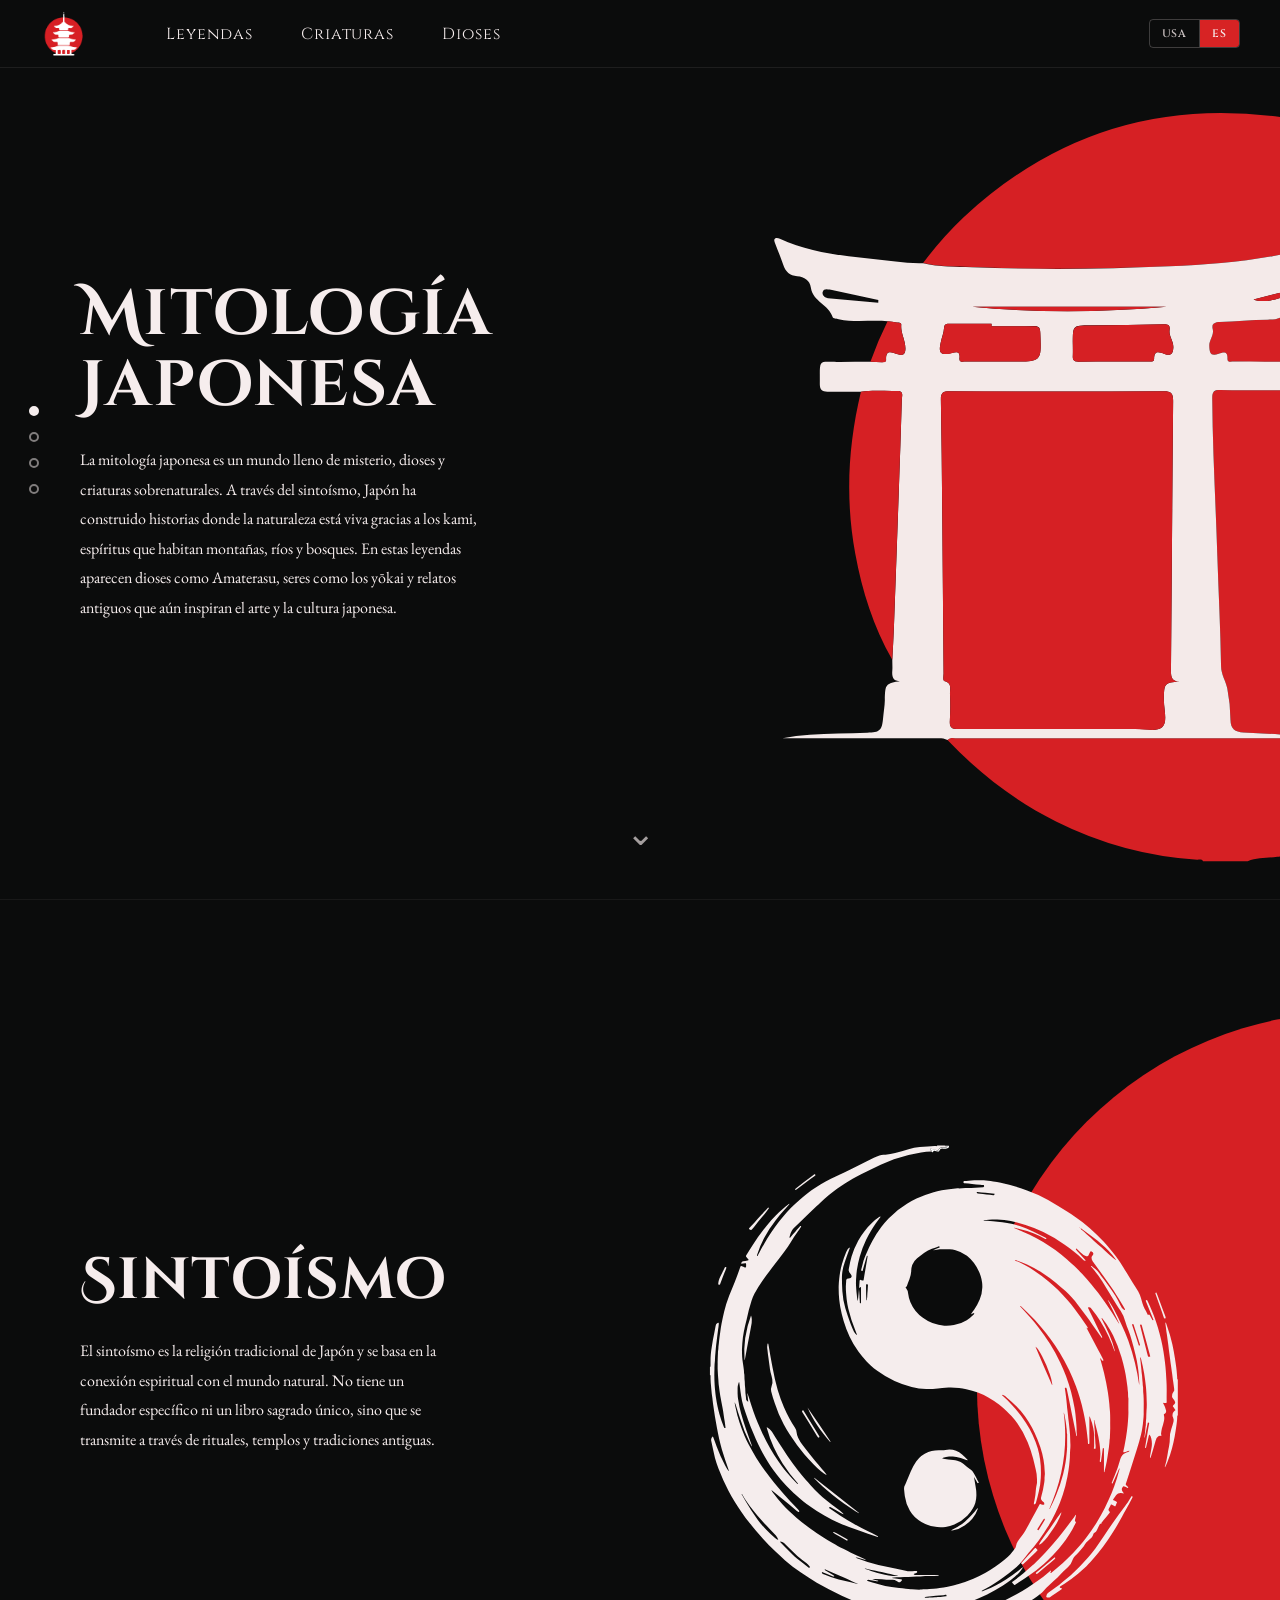
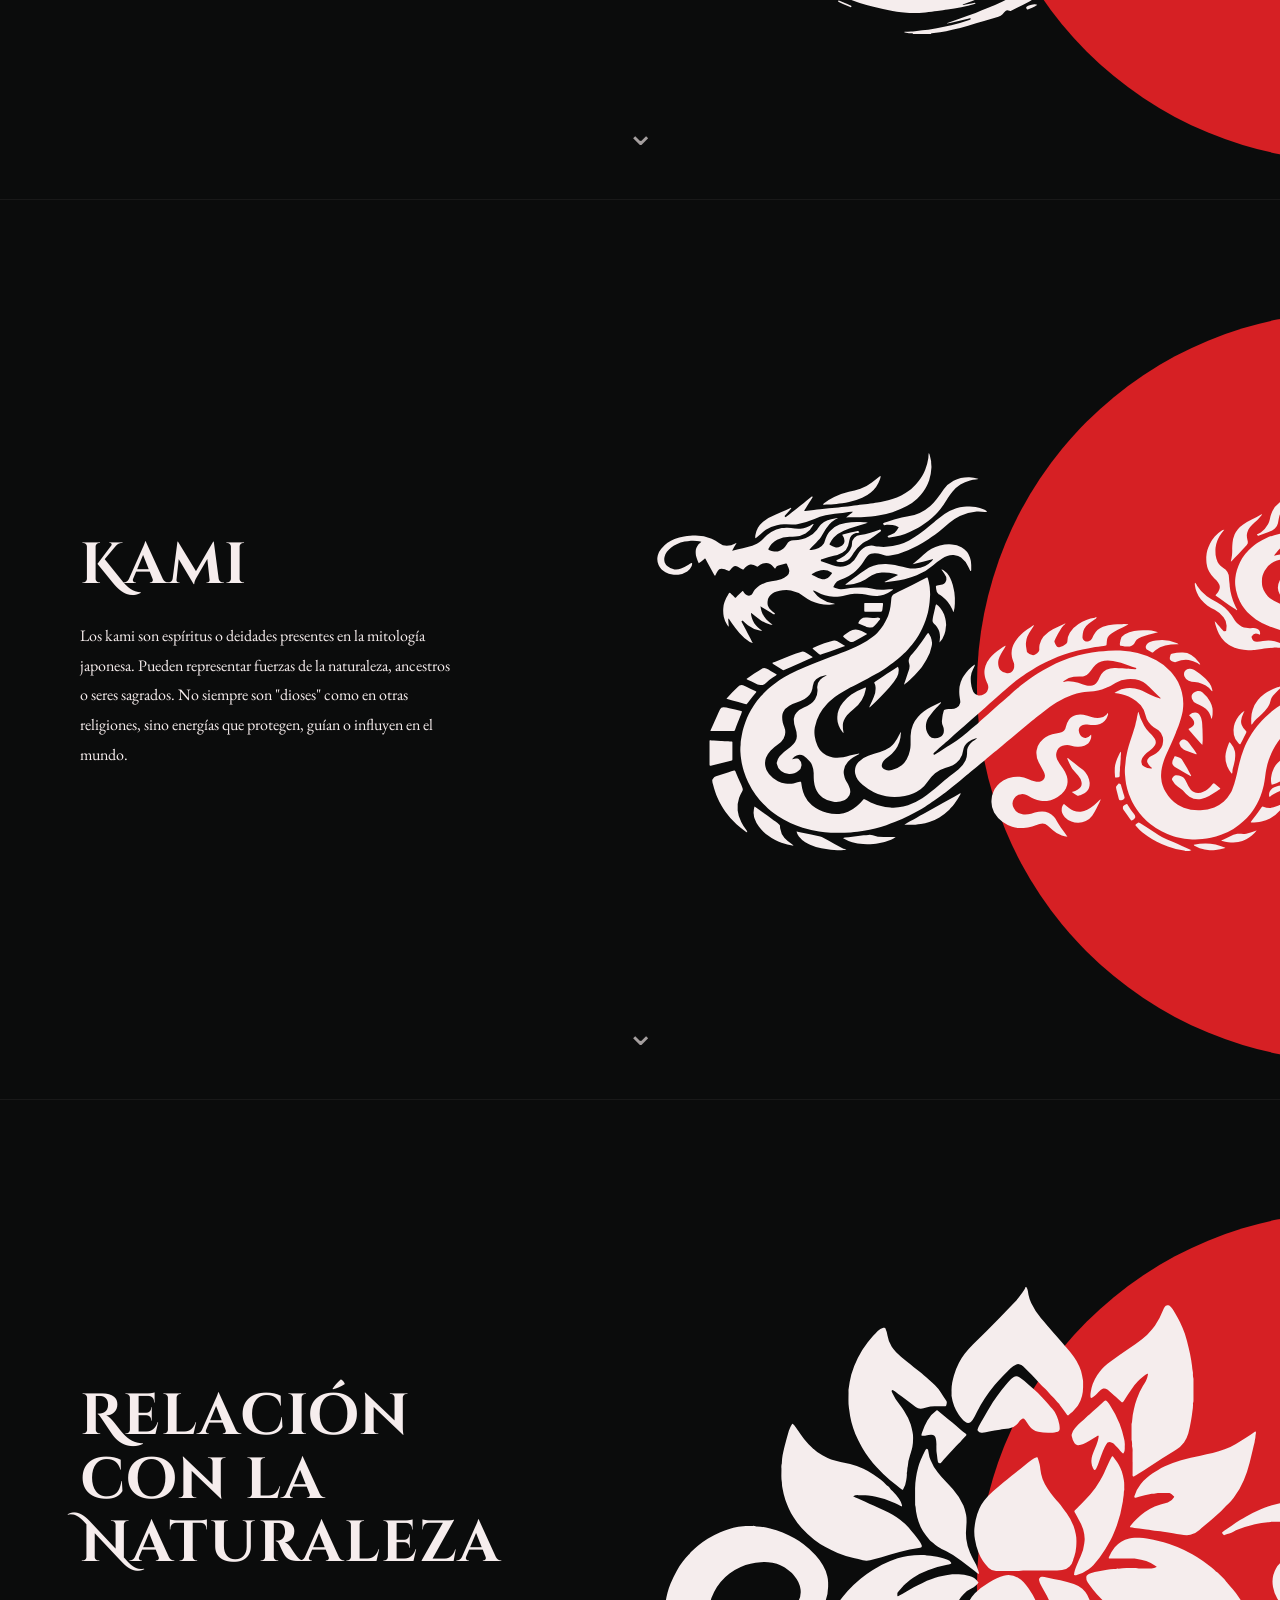
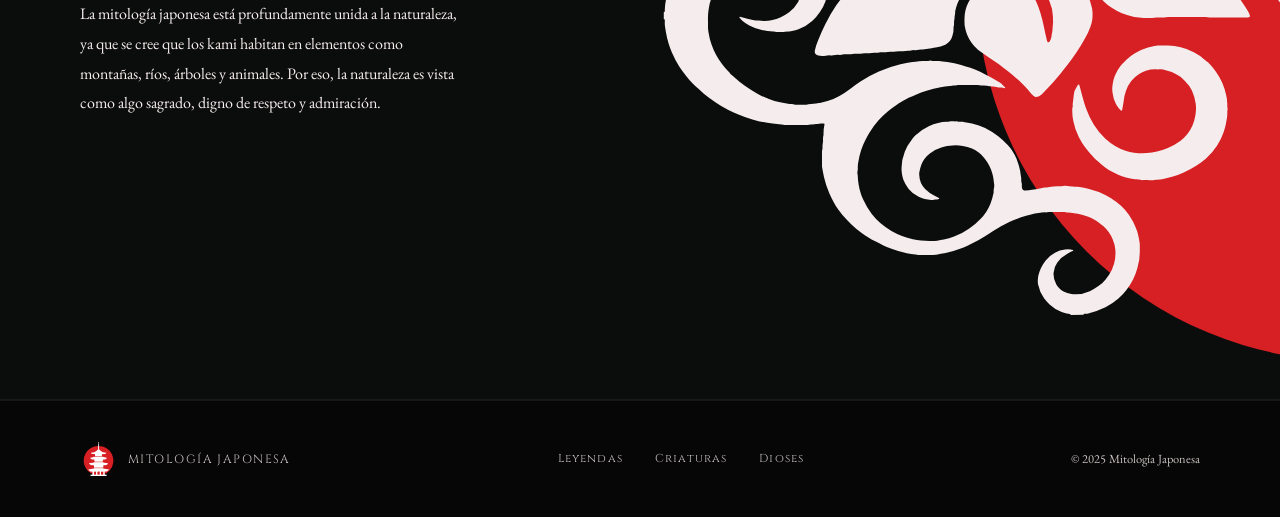
<file: index.html>
<!DOCTYPE html>
<html lang="es">
<head>
  <meta charset="UTF-8" />
  <meta name="viewport" content="width=device-width, initial-scale=1.0" />
  <title>Mitología Japonesa — Inicio</title>
  <link rel="preconnect" href="https://fonts.googleapis.com" />
  <link rel="preconnect" href="https://fonts.gstatic.com" crossorigin />
  <link href="https://fonts.googleapis.com/css2?family=Cinzel+Decorative:wght@400;700;900&family=Cinzel:wght@400;600;700&family=EB+Garamond:ital,wght@0,400;0,500;1,400&display=swap" rel="stylesheet" />
  <link rel="stylesheet" href="styles.css" />
  <link rel="stylesheet" href="index.css" />
</head>
<body>

  <!-- Skip link: accesibilidad teclado -->
  <a href="#contenido-principal" class="skip-link">Saltar al contenido</a>

  <!-- ══════════════════════════════════════════════
       HEADER — navegación principal
  ══════════════════════════════════════════════ -->
  <header class="navbar" role="banner">
    <a href="index.html" class="navbar__logo" aria-label="Ir al inicio — Mitología Japonesa">
      <img src="Imagenes/Logo.png" alt="Logo Mitología Japonesa" class="navbar__logo-img">
    </a>
    <nav class="navbar__nav" aria-label="Navegación principal">
      <a href="leyendas.html" class="navbar__link">Leyendas</a>
      <a href="criaturas.html" class="navbar__link">Criaturas</a>
      <a href="dioses.html" class="navbar__link">Dioses</a>
    </nav>
    <div class="lang-switch" role="navigation" aria-label="Selector de idioma">
      <a href="en/index.html" class="lang-switch__btn" aria-label="Switch to English">USA</a>
      <span class="lang-switch__sep" aria-hidden="true"></span>
      <span class="lang-switch__btn lang-switch__btn--active" aria-current="true" aria-label="Español seleccionado">ES</span>
    </div>
  </header>

  <!-- Barra lateral de progreso -->
  <aside class="side-nav" aria-label="Navegación de secciones">
    <a href="#inicio"     class="side-nav__dot side-nav__dot--active" title="Inicio" aria-label="Sección: Inicio"></a>
    <a href="#sintoismo"  class="side-nav__dot" title="Sintoísmo"  aria-label="Sección: Sintoísmo"></a>
    <a href="#kami"       class="side-nav__dot" title="Kami"        aria-label="Sección: Kami"></a>
    <a href="#naturaleza" class="side-nav__dot" title="Relación con la Naturaleza" aria-label="Sección: Naturaleza"></a>
  </aside>

  <!-- ══════════════════════════════════════════════
       MAIN — contenido principal
  ══════════════════════════════════════════════ -->
  <main id="contenido-principal">

    <!-- SECCIÓN 1 — HERO / INICIO -->
    <section class="page page--hero" id="inicio" aria-labelledby="titulo-hero">

      <div class="hero__deco" aria-hidden="true">
        <img src="Imagenes/Torii-BG.svg" alt="" class="hero__deco-img">
      </div>

      <div class="hero__content">
        <h1 class="hero__title" id="titulo-hero">Mitología<br>Japonesa</h1>
        <p class="hero__body">
          La mitología japonesa es un mundo lleno de misterio, dioses y criaturas sobrenaturales.
          A través del sintoísmo, Japón ha construido historias donde la naturaleza está viva
          gracias a los kami, espíritus que habitan montañas, ríos y bosques. En estas leyendas
          aparecen dioses como Amaterasu, seres como los yōkai y relatos antiguos que aún
          inspiran el arte y la cultura japonesa.
        </p>
      </div>

      <a href="#sintoismo" class="scroll-arrow" aria-label="Ir a la sección Sintoísmo">&#8964;</a>
    </section>


    <!-- SECCIÓN 2 — SINTOÍSMO -->
    <section class="page page--content" id="sintoismo" aria-labelledby="titulo-sintoismo">

      <div class="content__deco content__deco--right" aria-hidden="true">
        <img src="Imagenes/yingyang.svg" alt="" class="content__deco-img">
      </div>

      <div class="content__text">
        <h2 class="content__title" id="titulo-sintoismo">Sintoísmo</h2>
        <p class="content__body">
          El sintoísmo es la religión tradicional de Japón y se basa en la conexión espiritual
          con el mundo natural. No tiene un fundador específico ni un libro sagrado único,
          sino que se transmite a través de rituales, templos y tradiciones antiguas.
        </p>
      </div>

      <a href="#kami" class="scroll-arrow" aria-label="Ir a la sección Kami">&#8964;</a>
    </section>


    <!-- SECCIÓN 3 — KAMI -->
    <section class="page page--content" id="kami" aria-labelledby="titulo-kami">

      <div class="content__deco content__deco--right" aria-hidden="true">
        <img src="Imagenes/Dragon-kami.svg" alt="" class="content__deco-img">
      </div>

      <div class="content__text">
        <h2 class="content__title" id="titulo-kami">Kami</h2>
        <p class="content__body">
          Los kami son espíritus o deidades presentes en la mitología japonesa. Pueden representar
          fuerzas de la naturaleza, ancestros o seres sagrados. No siempre son "dioses" como en
          otras religiones, sino energías que protegen, guían o influyen en el mundo.
        </p>
      </div>

      <a href="#naturaleza" class="scroll-arrow" aria-label="Ir a la sección Relación con la Naturaleza">&#8964;</a>
    </section>


    <!-- SECCIÓN 4 — RELACIÓN CON LA NATURALEZA -->
    <section class="page page--content" id="naturaleza" aria-labelledby="titulo-naturaleza">

      <div class="content__deco content__deco--right" aria-hidden="true">
        <img src="Imagenes/Loto.svg" alt="" class="content__deco-img">
      </div>

      <div class="content__text">
        <h2 class="content__title" id="titulo-naturaleza">Relación<br>con la<br>Naturaleza</h2>
        <p class="content__body">
          La mitología japonesa está profundamente unida a la naturaleza, ya que se cree que
          los kami habitan en elementos como montañas, ríos, árboles y animales. Por eso,
          la naturaleza es vista como algo sagrado, digno de respeto y admiración.
        </p>
      </div>

    </section>

  </main>

  <!-- ══════════════════════════════════════════════
       FOOTER
  ══════════════════════════════════════════════ -->
  <footer class="site-footer" role="contentinfo">
    <div class="site-footer__brand">
      <img src="Imagenes/Logo.png" alt="Logo Mitología Japonesa" class="site-footer__logo">
      <span class="site-footer__name">Mitología Japonesa</span>
    </div>
    <nav class="site-footer__nav" aria-label="Navegación secundaria">
      <a href="leyendas.html">Leyendas</a>
      <a href="criaturas.html">Criaturas</a>
      <a href="dioses.html">Dioses</a>
    </nav>
    <p class="site-footer__copy">© 2025 Mitología Japonesa</p>
  </footer>

</body>
</html>
</file>
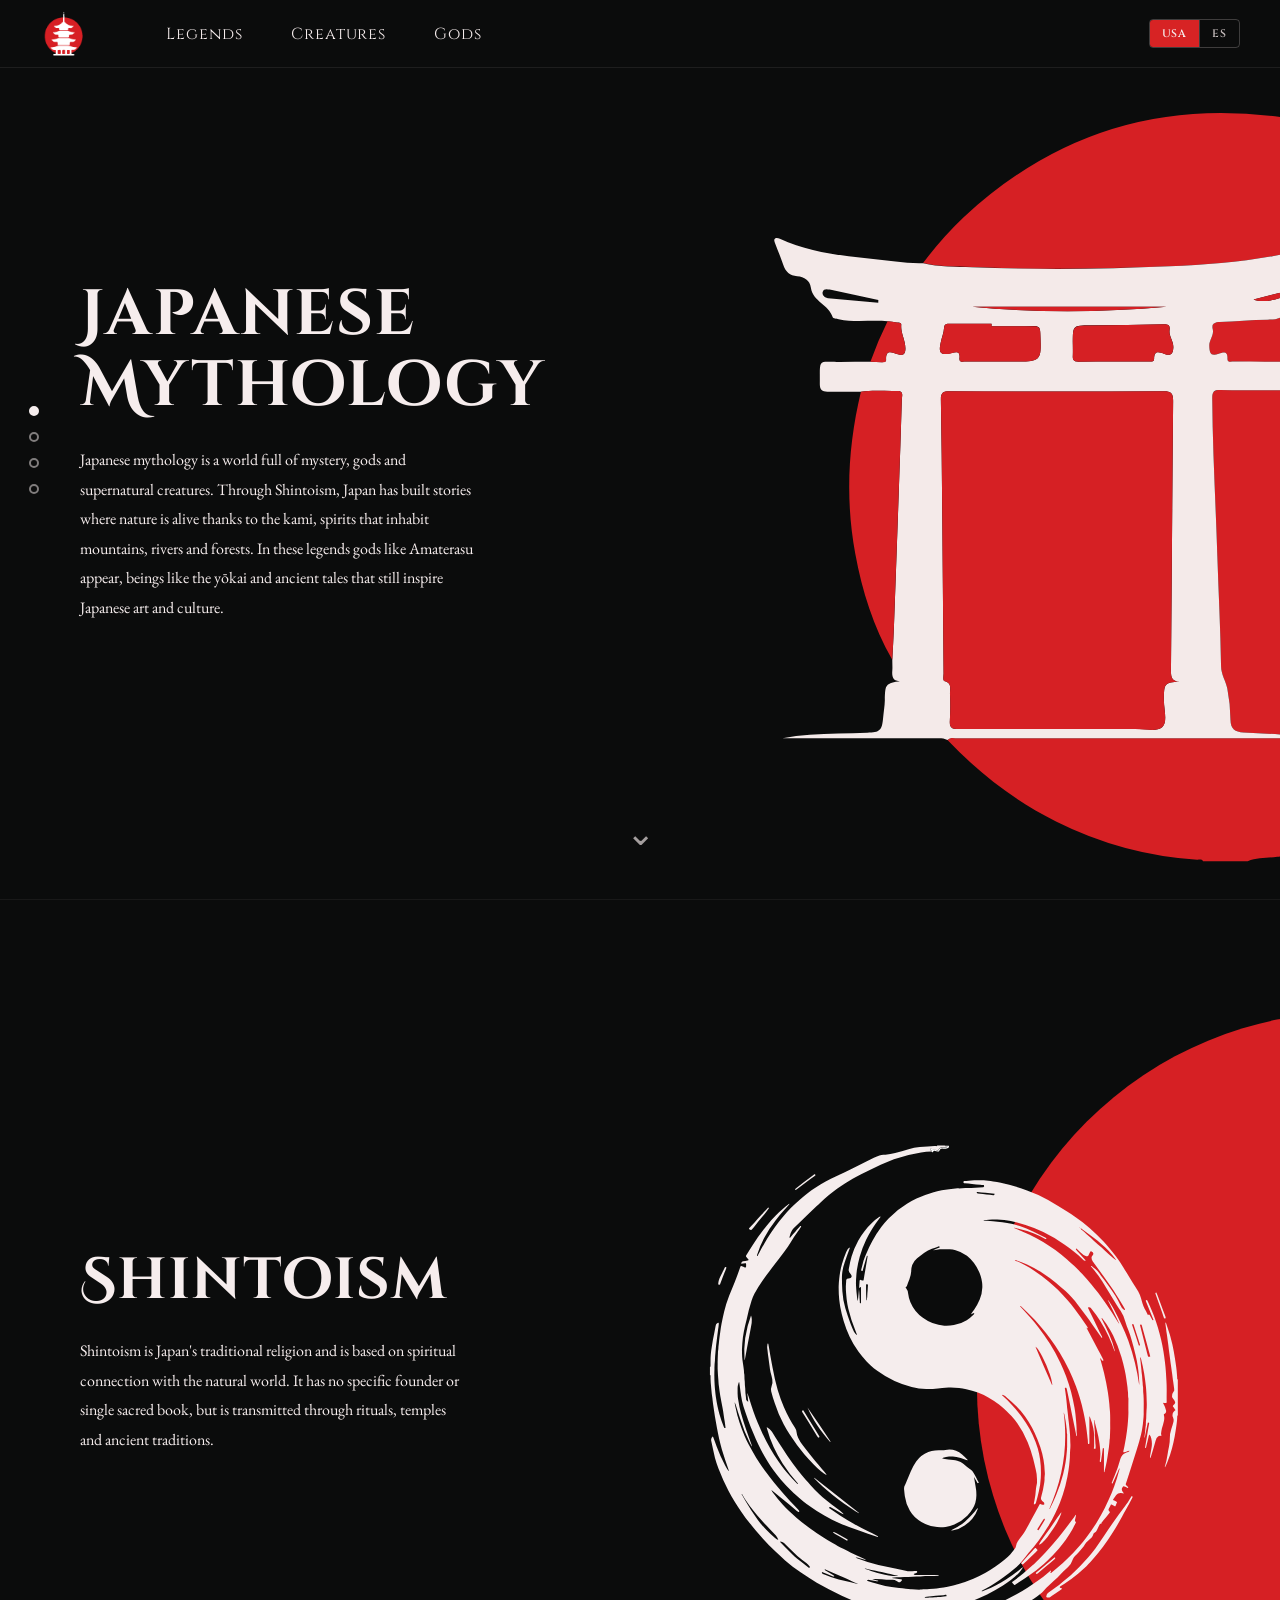
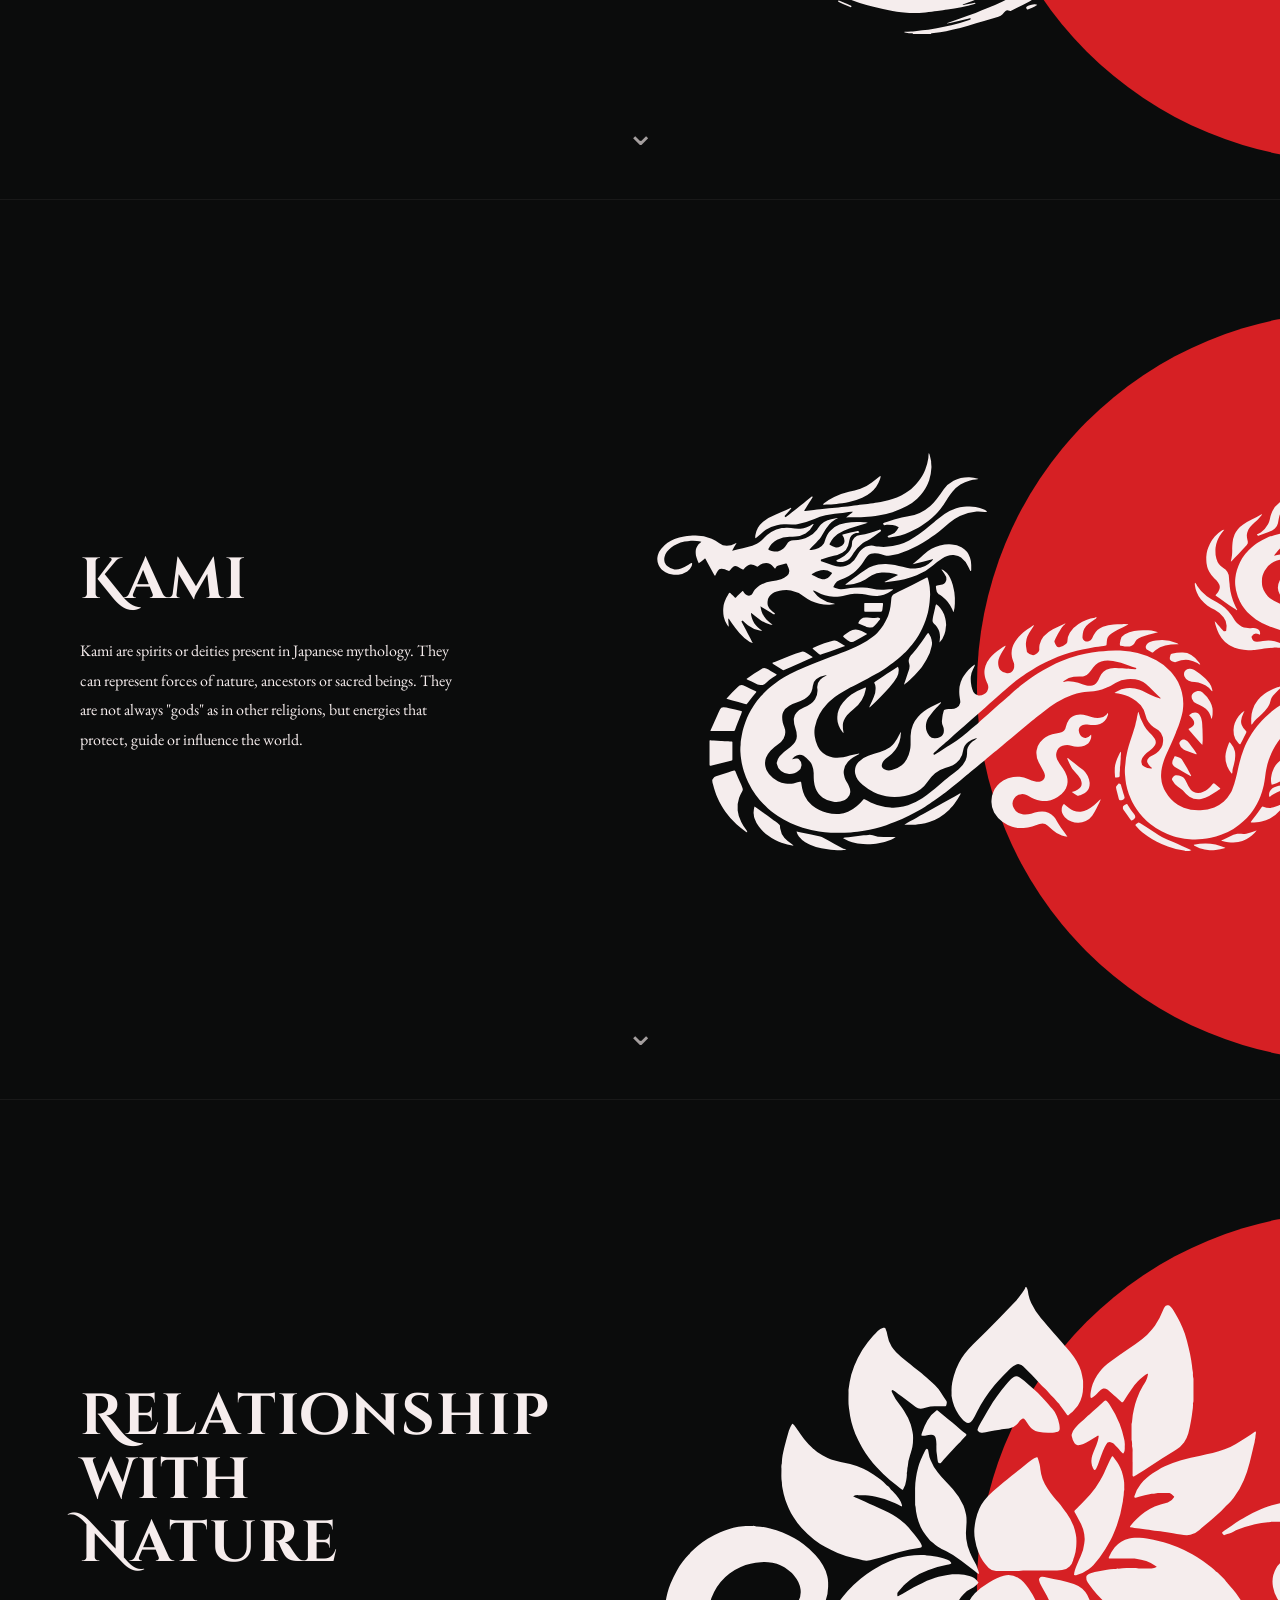
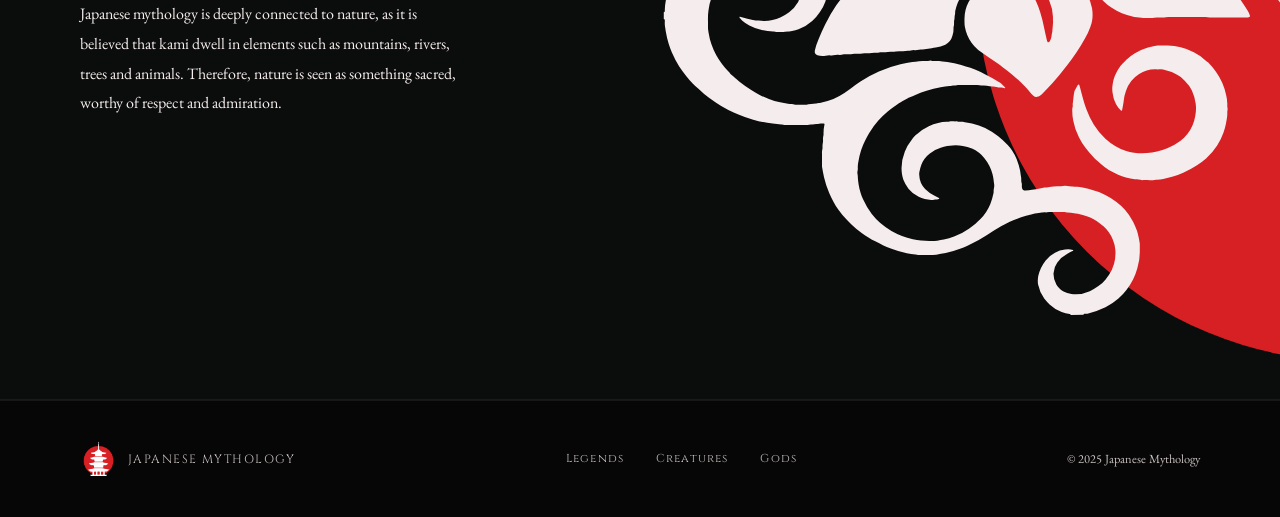
<file: en/index.html>
<!DOCTYPE html>
<html lang="en">
<head>
  <meta charset="UTF-8" />
  <meta name="viewport" content="width=device-width, initial-scale=1.0" />
  <title>Japanese Mythology — Home</title>
  <link rel="preconnect" href="https://fonts.googleapis.com" />
  <link rel="preconnect" href="https://fonts.gstatic.com" crossorigin />
  <link href="https://fonts.googleapis.com/css2?family=Cinzel+Decorative:wght@400;700;900&family=Cinzel:wght@400;600;700&family=EB+Garamond:ital,wght@0,400;0,500;1,400&display=swap" rel="stylesheet" />
  <link rel="stylesheet" href="../styles.css" />
  <link rel="stylesheet" href="../index.css" />
</head>
<body>

  <a href="#main-content" class="skip-link">Skip to content</a>

  <header class="navbar" role="banner">
    <a href="index.html" class="navbar__logo" aria-label="Go to home — Japanese Mythology">
      <img src="../Imagenes/Logo.png" alt="Japanese Mythology Logo" class="navbar__logo-img">
    </a>
    <nav class="navbar__nav" aria-label="Main navigation">
      <a href="leyendas.html" class="navbar__link">Legends</a>
      <a href="criaturas.html" class="navbar__link">Creatures</a>
      <a href="dioses.html" class="navbar__link">Gods</a>
    </nav>
    <!-- Switch de idioma: USA activo -->
    <div class="lang-switch" role="navigation" aria-label="Language selector">
      <span class="lang-switch__btn lang-switch__btn--active" aria-current="true" aria-label="English selected">USA</span>
      <span class="lang-switch__sep" aria-hidden="true"></span>
      <a href="../index.html" class="lang-switch__btn" aria-label="Cambiar a español">ES</a>
    </div>
  </header>

  <aside class="side-nav" aria-label="Section navigation">
    <a href="#home"        class="side-nav__dot side-nav__dot--active" aria-label="Section: Home"></a>
    <a href="#shintoism"   class="side-nav__dot" aria-label="Section: Shintoism"></a>
    <a href="#kami"        class="side-nav__dot" aria-label="Section: Kami"></a>
    <a href="#nature"      class="side-nav__dot" aria-label="Section: Relationship with Nature"></a>
  </aside>

  <main id="main-content">

    <!-- HERO -->
    <section class="page page--hero" id="home" aria-labelledby="hero-title">
      <div class="hero__deco" aria-hidden="true">
        <img src="../Imagenes/Torii-BG.svg" alt="" class="hero__deco-img">
      </div>
      <div class="hero__content">
        <h1 class="hero__title" id="hero-title">Japanese<br>Mythology</h1>
        <p class="hero__body">
          Japanese mythology is a world full of mystery, gods and supernatural creatures.
          Through Shintoism, Japan has built stories where nature is alive
          thanks to the kami, spirits that inhabit mountains, rivers and forests. In these legends
          gods like Amaterasu appear, beings like the yōkai and ancient tales that still
          inspire Japanese art and culture.
        </p>
      </div>
      <a href="#shintoism" class="scroll-arrow" aria-label="Go to Shintoism section">&#8964;</a>
    </section>

    <!-- SHINTOISM -->
    <section class="page page--content" id="shintoism" aria-labelledby="shintoism-title">
      <div class="content__deco content__deco--right" aria-hidden="true">
        <img src="../Imagenes/yingyang.svg" alt="" class="content__deco-img">
      </div>
      <div class="content__text">
        <h2 class="content__title" id="shintoism-title">Shintoism</h2>
        <p class="content__body">
          Shintoism is Japan's traditional religion and is based on spiritual connection
          with the natural world. It has no specific founder or single sacred book,
          but is transmitted through rituals, temples and ancient traditions.
        </p>
      </div>
      <a href="#kami" class="scroll-arrow" aria-label="Go to Kami section">&#8964;</a>
    </section>

    <!-- KAMI -->
    <section class="page page--content" id="kami" aria-labelledby="kami-title">
      <div class="content__deco content__deco--right" aria-hidden="true">
        <img src="../Imagenes/Dragon-kami.svg" alt="" class="content__deco-img">
      </div>
      <div class="content__text">
        <h2 class="content__title" id="kami-title">Kami</h2>
        <p class="content__body">
          Kami are spirits or deities present in Japanese mythology. They can represent
          forces of nature, ancestors or sacred beings. They are not always "gods" as in
          other religions, but energies that protect, guide or influence the world.
        </p>
      </div>
      <a href="#nature" class="scroll-arrow" aria-label="Go to Nature section">&#8964;</a>
    </section>

    <!-- NATURE -->
    <section class="page page--content" id="nature" aria-labelledby="nature-title">
      <div class="content__deco content__deco--right" aria-hidden="true">
        <img src="../Imagenes/Loto.svg" alt="" class="content__deco-img">
      </div>
      <div class="content__text">
        <h2 class="content__title" id="nature-title">Relationship<br>with<br>Nature</h2>
        <p class="content__body">
          Japanese mythology is deeply connected to nature, as it is believed that
          kami dwell in elements such as mountains, rivers, trees and animals. Therefore,
          nature is seen as something sacred, worthy of respect and admiration.
        </p>
      </div>
    </section>

  </main>

  <footer class="site-footer" role="contentinfo">
    <div class="site-footer__brand">
      <img src="../Imagenes/Logo.png" alt="Japanese Mythology Logo" class="site-footer__logo">
      <span class="site-footer__name">Japanese Mythology</span>
    </div>
    <nav class="site-footer__nav" aria-label="Secondary navigation">
      <a href="leyendas.html">Legends</a>
      <a href="criaturas.html">Creatures</a>
      <a href="dioses.html">Gods</a>
    </nav>
    <p class="site-footer__copy">© 2025 Japanese Mythology</p>
  </footer>

</body>
</html>
</file>
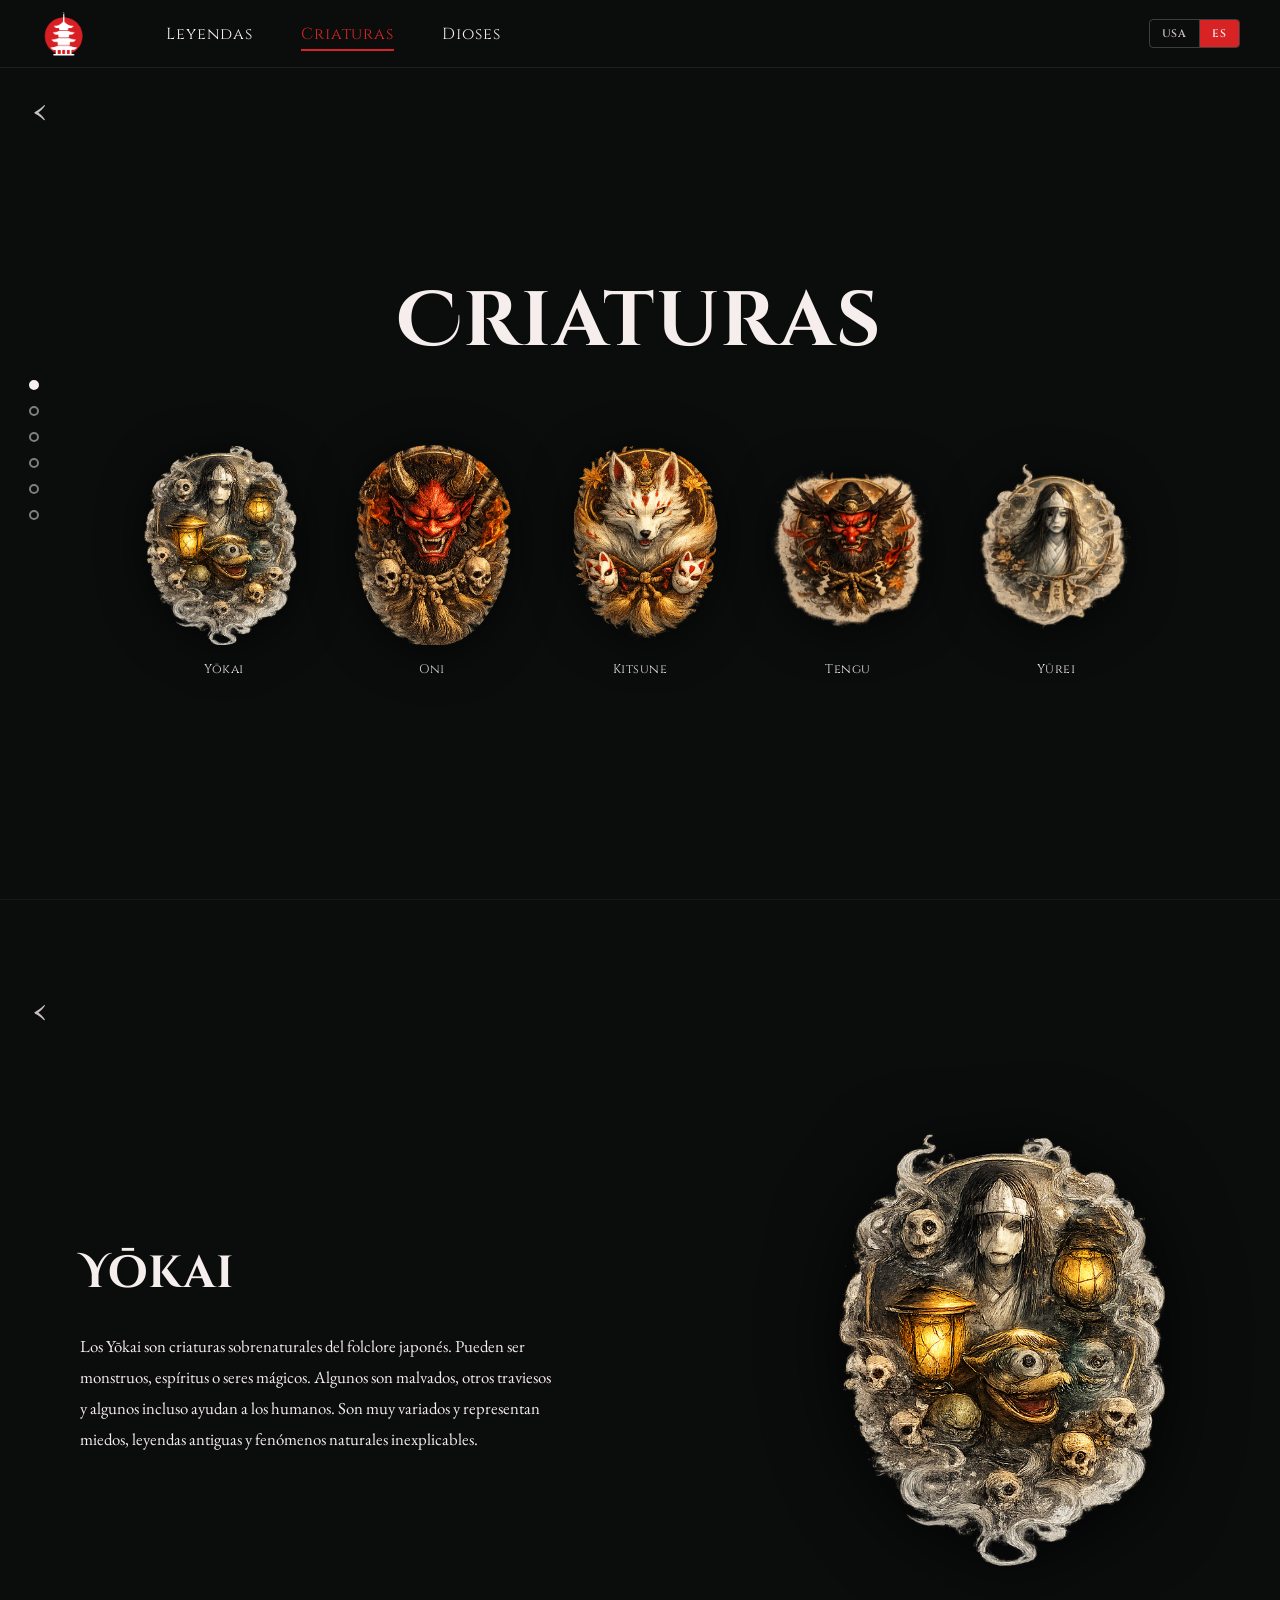
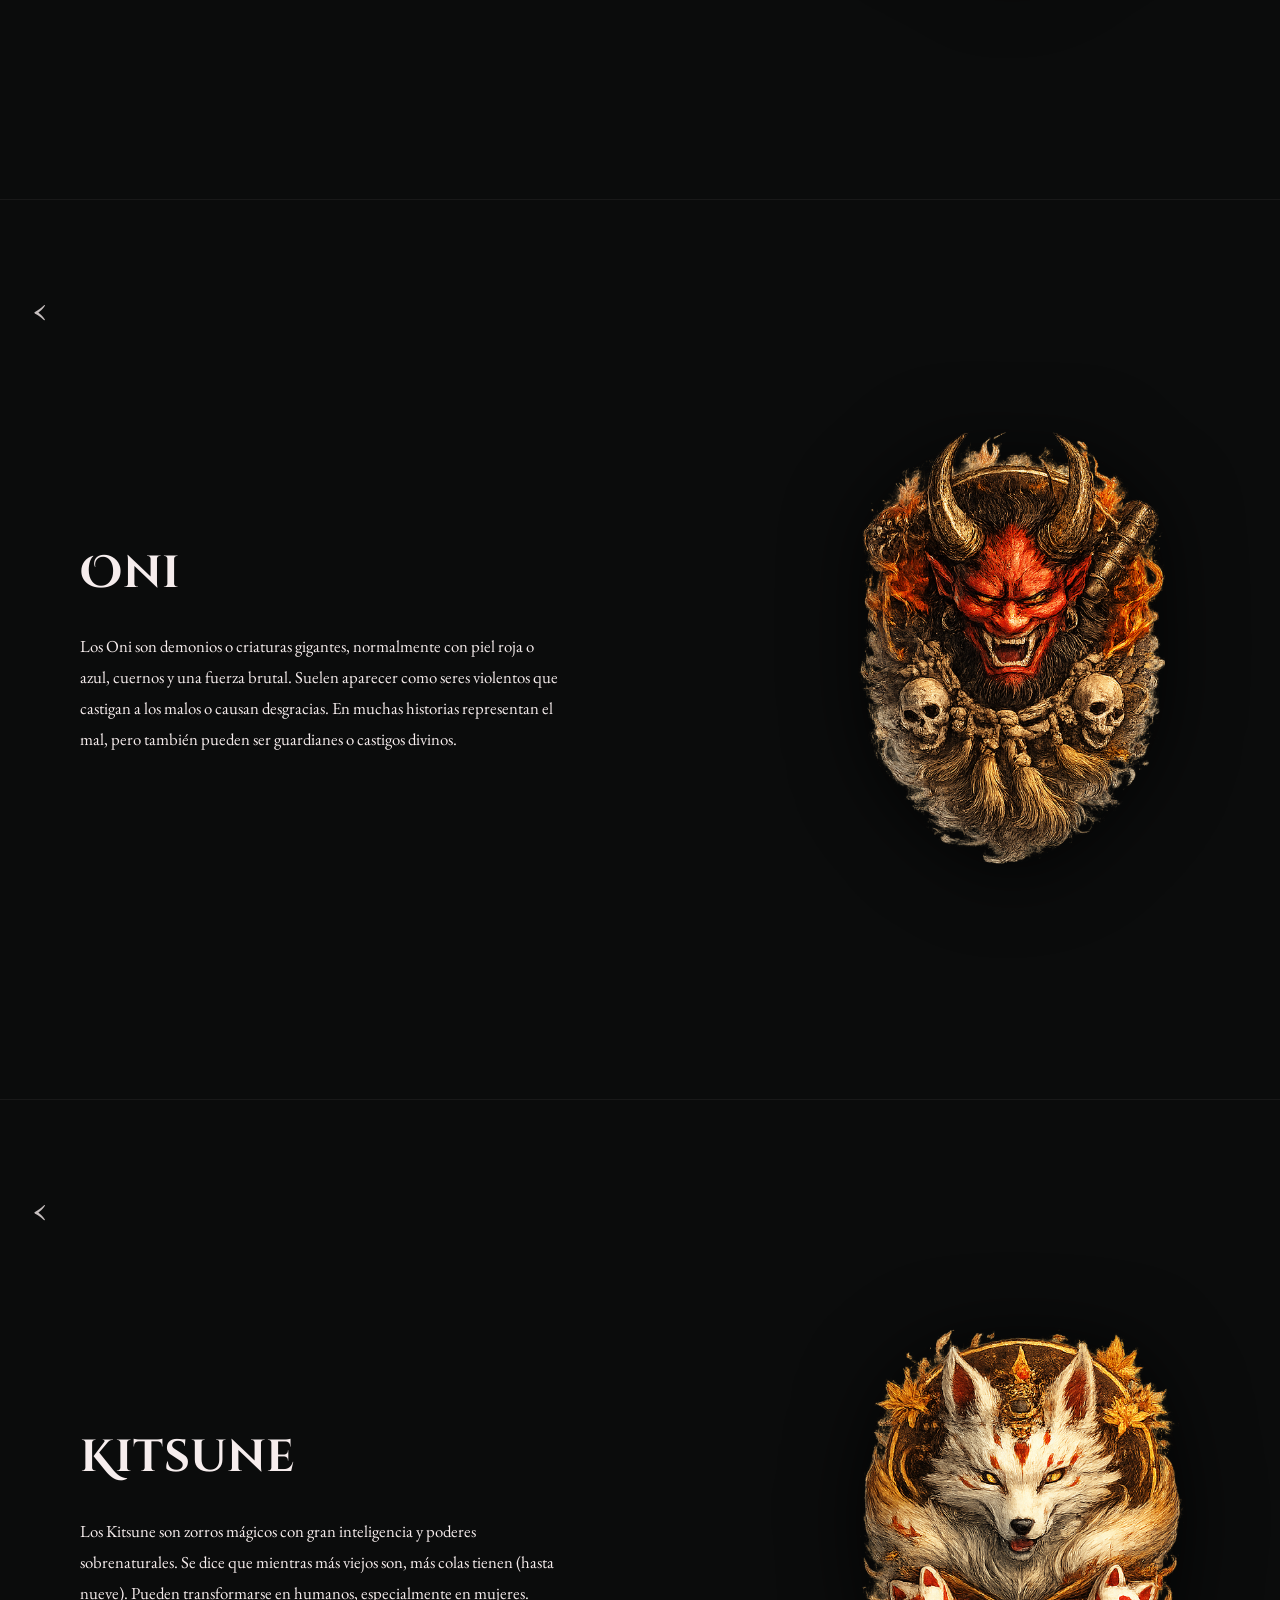
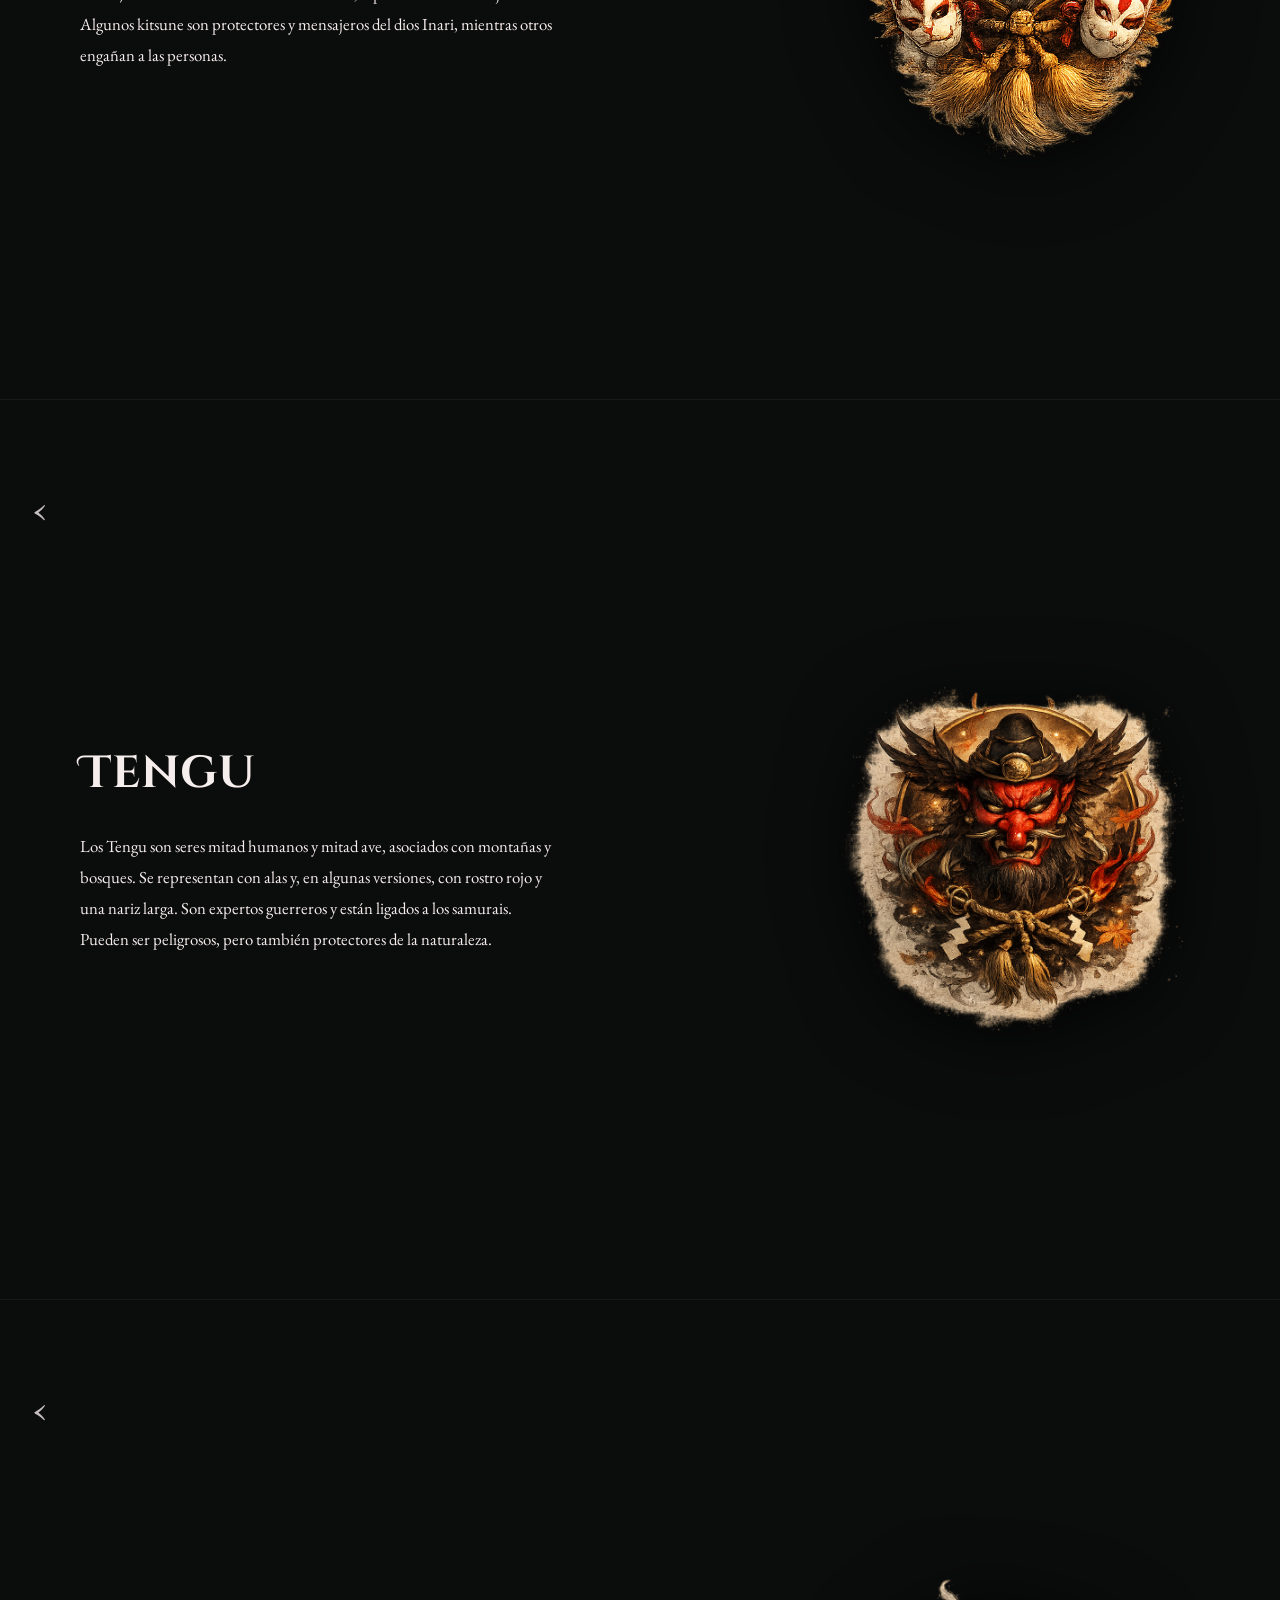
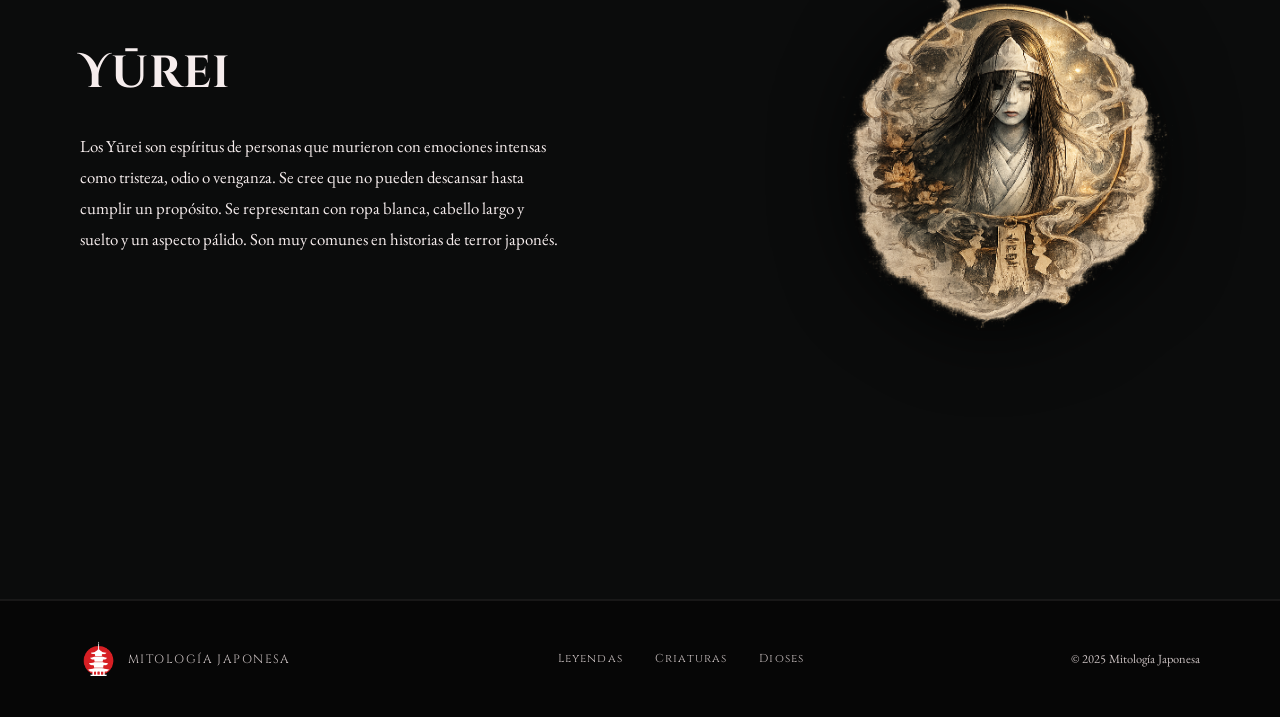
<file: criaturas.html>
<!DOCTYPE html>
<html lang="es">
<head>
  <meta charset="UTF-8" />
  <meta name="viewport" content="width=device-width, initial-scale=1.0" />
  <title>Criaturas — Mitología Japonesa</title>
  <link rel="preconnect" href="https://fonts.googleapis.com" />
  <link rel="preconnect" href="https://fonts.gstatic.com" crossorigin />
  <link href="https://fonts.googleapis.com/css2?family=Cinzel+Decorative:wght@400;700;900&family=Cinzel:wght@400;600;700&family=EB+Garamond:ital,wght@0,400;0,500;1,400&display=swap" rel="stylesheet" />
  <link rel="stylesheet" href="styles.css" />
</head>
<body>

  <a href="#contenido-principal" class="skip-link">Saltar al contenido</a>

  <!-- HEADER -->
  <header class="navbar" role="banner">
    <a href="index.html" class="navbar__logo" aria-label="Ir al inicio — Mitología Japonesa">
      <img src="Imagenes/Logo.png" alt="Logo Mitología Japonesa" class="navbar__logo-img">
    </a>
    <nav class="navbar__nav" aria-label="Navegación principal">
      <a href="leyendas.html" class="navbar__link">Leyendas</a>
      <a href="criaturas.html" class="navbar__link navbar__link--active" aria-current="page">Criaturas</a>
      <a href="dioses.html" class="navbar__link">Dioses</a>
    </nav>
    <div class="lang-switch" role="navigation" aria-label="Selector de idioma">
      <a href="en/criaturas.html" class="lang-switch__btn" aria-label="Switch to English">USA</a>
      <span class="lang-switch__sep" aria-hidden="true"></span>
      <span class="lang-switch__btn lang-switch__btn--active" aria-current="true" aria-label="Español seleccionado">ES</span>
    </div>
  </header>

  <!-- ASIDE: puntos de navegación -->
  <aside class="side-nav" aria-label="Navegación de secciones">
    <a href="#criaturas"        class="side-nav__dot side-nav__dot--active" aria-label="Galería de criaturas"></a>
    <a href="#criatura-yokai"   class="side-nav__dot" aria-label="Yōkai"></a>
    <a href="#criatura-oni"     class="side-nav__dot" aria-label="Oni"></a>
    <a href="#criatura-kitsune" class="side-nav__dot" aria-label="Kitsune"></a>
    <a href="#criatura-tengu"   class="side-nav__dot" aria-label="Tengu"></a>
    <a href="#criatura-yurei"   class="side-nav__dot" aria-label="Yūrei"></a>
  </aside>

  <!-- MAIN -->
  <main id="contenido-principal">

    <!-- GALERÍA DE CRIATURAS -->
    <section class="page page--gallery" id="criaturas" aria-labelledby="titulo-criaturas">

      <a href="Index.html" class="back-arrow" aria-label="Volver al inicio">&#8249;</a>

      <h1 class="gallery__title" id="titulo-criaturas">Criaturas</h1>

      <div class="gallery__grid" role="list">

        <a href="#criatura-yokai" class="gallery__card" role="listitem">
          <img src="Imagenes/Yokai.png"
               alt="Yōkai: criaturas sobrenaturales del folclore japonés"
               class="gallery__card-img">
          <span class="gallery__card-name">Yōkai</span>
        </a>

        <a href="#criatura-oni" class="gallery__card" role="listitem">
          <img src="Imagenes/Oni.png"
               alt="Oni: demonio gigante con cuernos y piel roja de la mitología japonesa"
               class="gallery__card-img">
          <span class="gallery__card-name">Oni</span>
        </a>

        <a href="#criatura-kitsune" class="gallery__card" role="listitem">
          <img src="Imagenes/Kitsune.png"
               alt="Kitsune: zorro mágico con múltiples colas de la mitología japonesa"
               class="gallery__card-img">
          <span class="gallery__card-name">Kitsune</span>
        </a>

        <a href="#criatura-tengu" class="gallery__card" role="listitem">
          <img src="Imagenes/Tengu.png"
               alt="Tengu: ser mitad humano mitad ave, guardián de montañas y bosques"
               class="gallery__card-img">
          <span class="gallery__card-name">Tengu</span>
        </a>

        <a href="#criatura-yurei" class="gallery__card" role="listitem">
          <img src="Imagenes/Yurei.png"
               alt="Yūrei: espíritu de persona fallecida con emociones intensas no resueltas"
               class="gallery__card-img">
          <span class="gallery__card-name">Yūrei</span>
        </a>

      </div>
    </section>


    <!-- DETALLE: Yōkai -->
    <section class="page page--detail" id="criatura-yokai" aria-labelledby="titulo-yokai">
      <a href="#criaturas" class="back-arrow" aria-label="Volver a Criaturas">&#8249;</a>
      <div class="detail__layout">
        <div class="detail__text">
          <h2 class="detail__title" id="titulo-yokai">Yōkai</h2>
          <p class="detail__body">
            Los Yōkai son criaturas sobrenaturales del folclore japonés. Pueden
            ser monstruos, espíritus o seres mágicos. Algunos son malvados, otros
            traviesos y algunos incluso ayudan a los humanos. Son muy variados
            y representan miedos, leyendas antiguas y fenómenos naturales inexplicables.
          </p>
        </div>
        <img src="Imagenes/Yokai.png"
             alt="Medallón ilustrado del Yōkai: criatura sobrenatural rodeada de niebla y calaveras"
             class="detail__img">
      </div>
    </section>


    <!-- DETALLE: Oni -->
    <section class="page page--detail" id="criatura-oni" aria-labelledby="titulo-oni">
      <a href="#criaturas" class="back-arrow" aria-label="Volver a Criaturas">&#8249;</a>
      <div class="detail__layout">
        <div class="detail__text">
          <h2 class="detail__title" id="titulo-oni">Oni</h2>
          <p class="detail__body">
            Los Oni son demonios o criaturas gigantes, normalmente con piel
            roja o azul, cuernos y una fuerza brutal. Suelen aparecer como seres
            violentos que castigan a los malos o causan desgracias. En muchas
            historias representan el mal, pero también pueden ser guardianes o
            castigos divinos.
          </p>
        </div>
        <img src="Imagenes/Oni.png"
             alt="Medallón del Oni: demonio rojo con cuernos y expresión feroz"
             class="detail__img">
      </div>
    </section>


    <!-- DETALLE: Kitsune -->
    <section class="page page--detail" id="criatura-kitsune" aria-labelledby="titulo-kitsune">
      <a href="#criaturas" class="back-arrow" aria-label="Volver a Criaturas">&#8249;</a>
      <div class="detail__layout">
        <div class="detail__text">
          <h2 class="detail__title" id="titulo-kitsune">Kitsune</h2>
          <p class="detail__body">
            Los Kitsune son zorros mágicos con gran inteligencia y poderes sobrenaturales.
            Se dice que mientras más viejos son, más colas tienen (hasta nueve). Pueden
            transformarse en humanos, especialmente en mujeres. Algunos kitsune son
            protectores y mensajeros del dios Inari, mientras otros engañan a las personas.
          </p>
        </div>
        <img src="Imagenes/Kitsune.png"
             alt="Medallón del Kitsune: zorro blanco mágico con múltiples colas y máscara"
             class="detail__img">
      </div>
    </section>


    <!-- DETALLE: Tengu -->
    <section class="page page--detail" id="criatura-tengu" aria-labelledby="titulo-tengu">
      <a href="#criaturas" class="back-arrow" aria-label="Volver a Criaturas">&#8249;</a>
      <div class="detail__layout">
        <div class="detail__text">
          <h2 class="detail__title" id="titulo-tengu">Tengu</h2>
          <p class="detail__body">
            Los Tengu son seres mitad humanos y mitad ave, asociados con montañas y
            bosques. Se representan con alas y, en algunas versiones, con rostro rojo
            y una nariz larga. Son expertos guerreros y están ligados a los samurais.
            Pueden ser peligrosos, pero también protectores de la naturaleza.
          </p>
        </div>
        <img src="Imagenes/Tengu.png"
             alt="Medallón del Tengu: ser con sombrero de samurái, alas y expresión imponente"
             class="detail__img">
      </div>
    </section>


    <!-- DETALLE: Yūrei -->
    <section class="page page--detail" id="criatura-yurei" aria-labelledby="titulo-yurei">
      <a href="#criaturas" class="back-arrow" aria-label="Volver a Criaturas">&#8249;</a>
      <div class="detail__layout">
        <div class="detail__text">
          <h2 class="detail__title" id="titulo-yurei">Yūrei</h2>
          <p class="detail__body">
            Los Yūrei son espíritus de personas que murieron con emociones intensas como
            tristeza, odio o venganza. Se cree que no pueden descansar hasta cumplir un
            propósito. Se representan con ropa blanca, cabello largo y suelto y un aspecto
            pálido. Son muy comunes en historias de terror japonés.
          </p>
        </div>
        <img src="Imagenes/Yurei.png"
             alt="Medallón del Yūrei: espíritu pálido con cabello largo y ropa blanca"
             class="detail__img">
      </div>
    </section>

  </main>

  <!-- FOOTER -->
  <footer class="site-footer" role="contentinfo">
    <div class="site-footer__brand">
      <img src="Imagenes/Logo.png" alt="Logo Mitología Japonesa" class="site-footer__logo">
      <span class="site-footer__name">Mitología Japonesa</span>
    </div>
    <nav class="site-footer__nav" aria-label="Navegación secundaria">
      <a href="leyendas.html">Leyendas</a>
      <a href="criaturas.html">Criaturas</a>
      <a href="dioses.html">Dioses</a>
    </nav>
    <p class="site-footer__copy">© 2025 Mitología Japonesa</p>
  </footer>

</body>
</html>
</file>
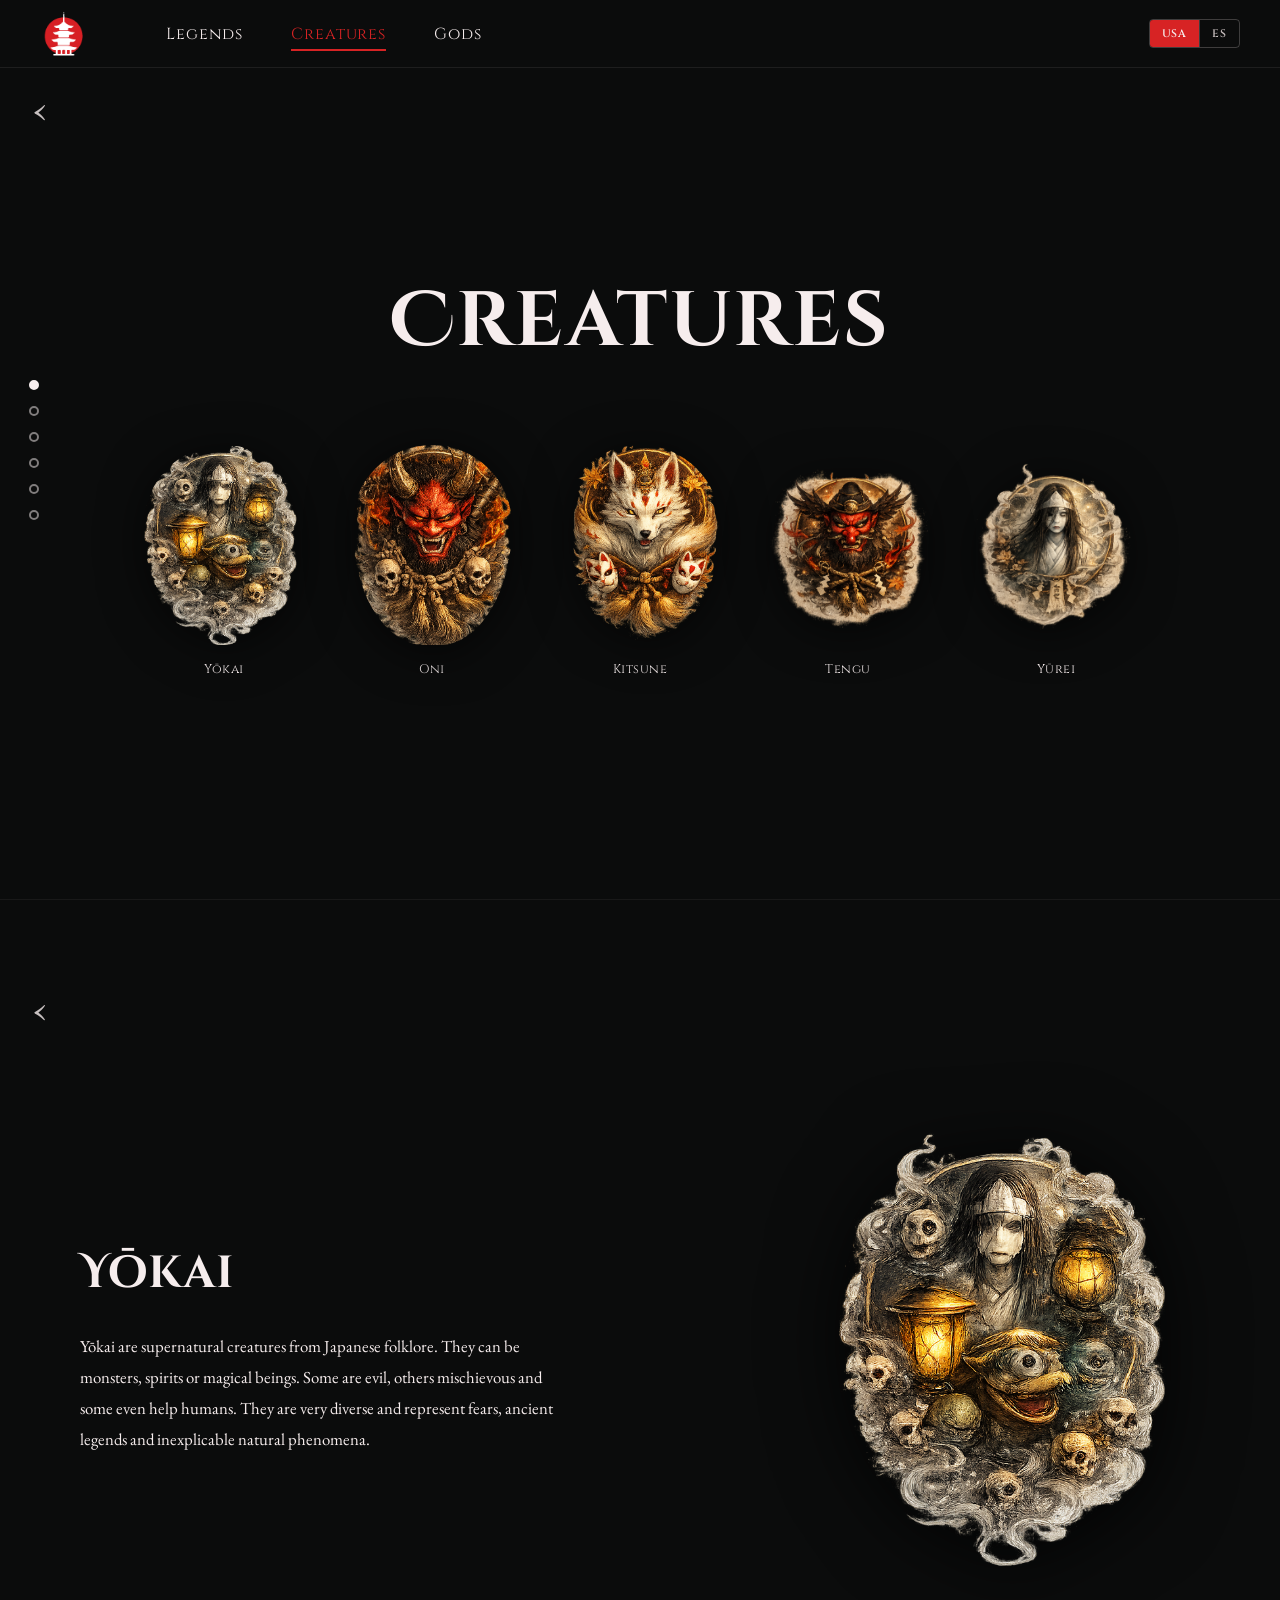
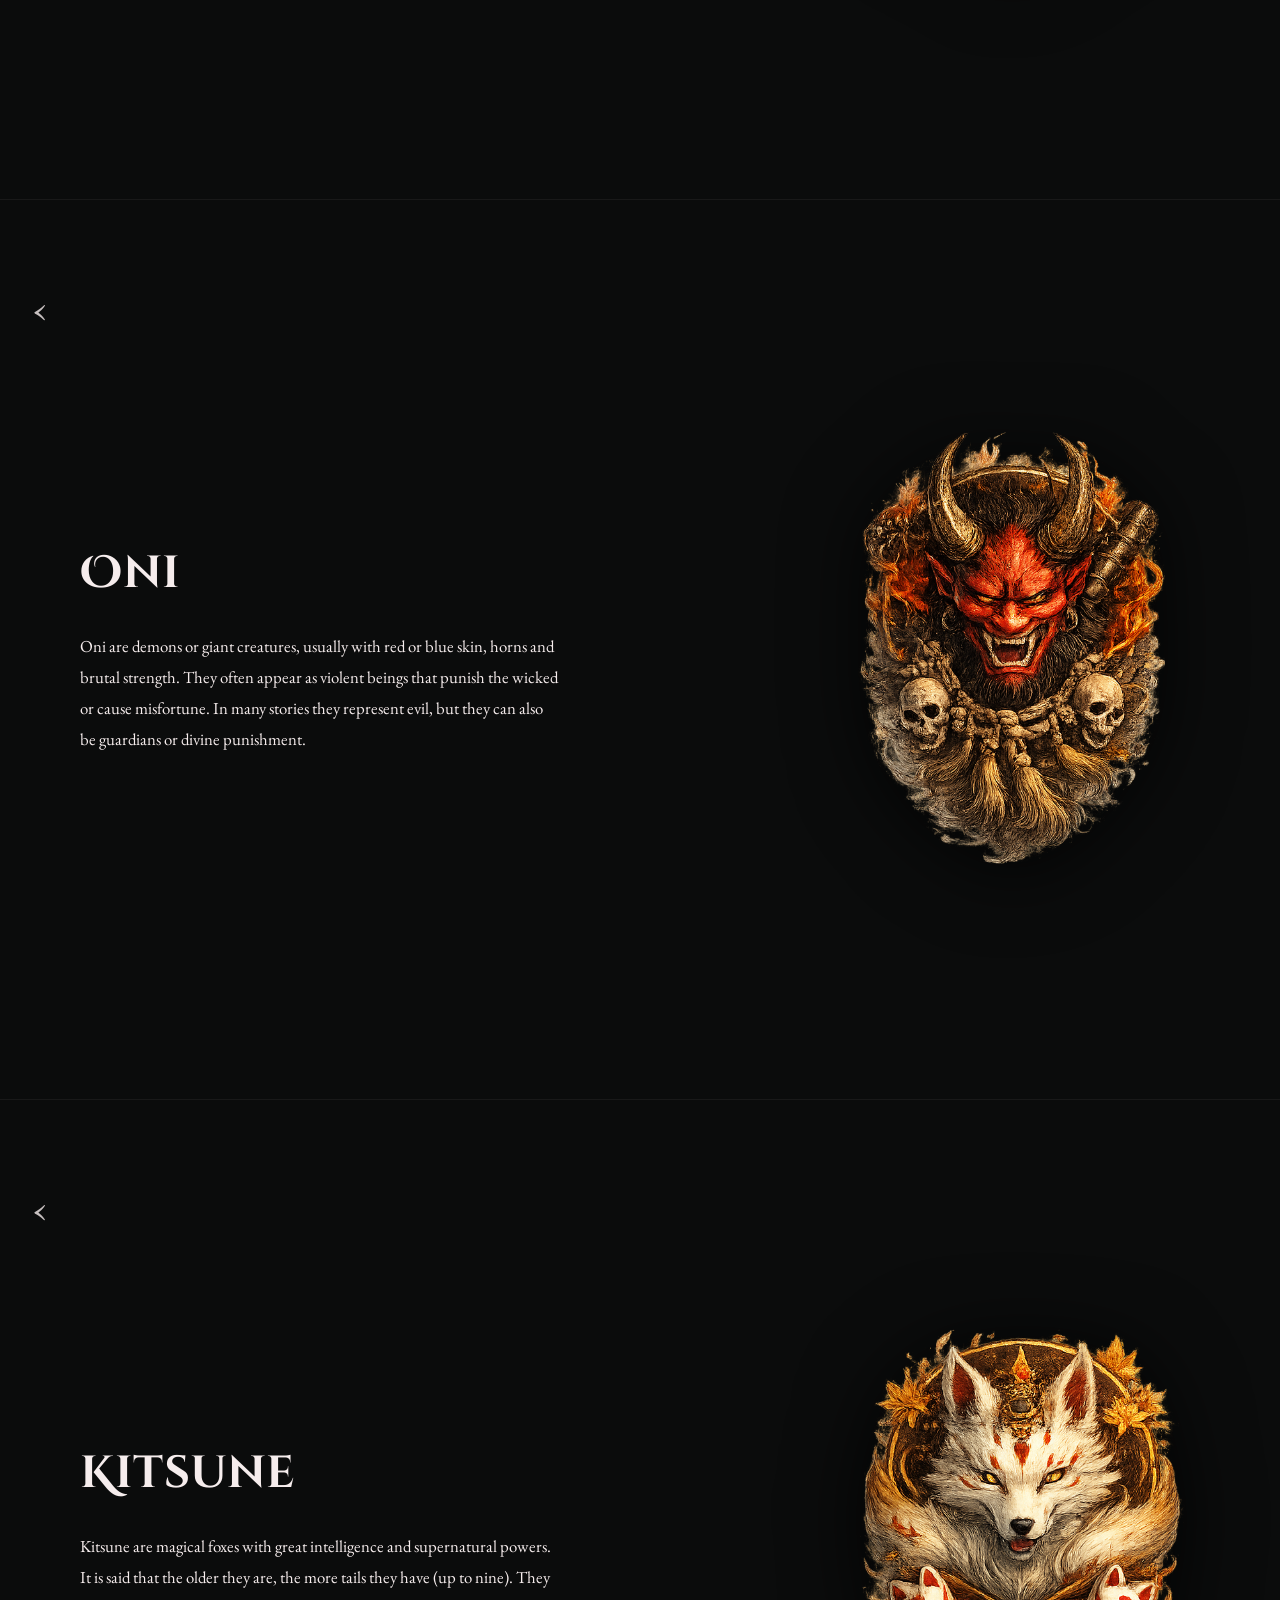
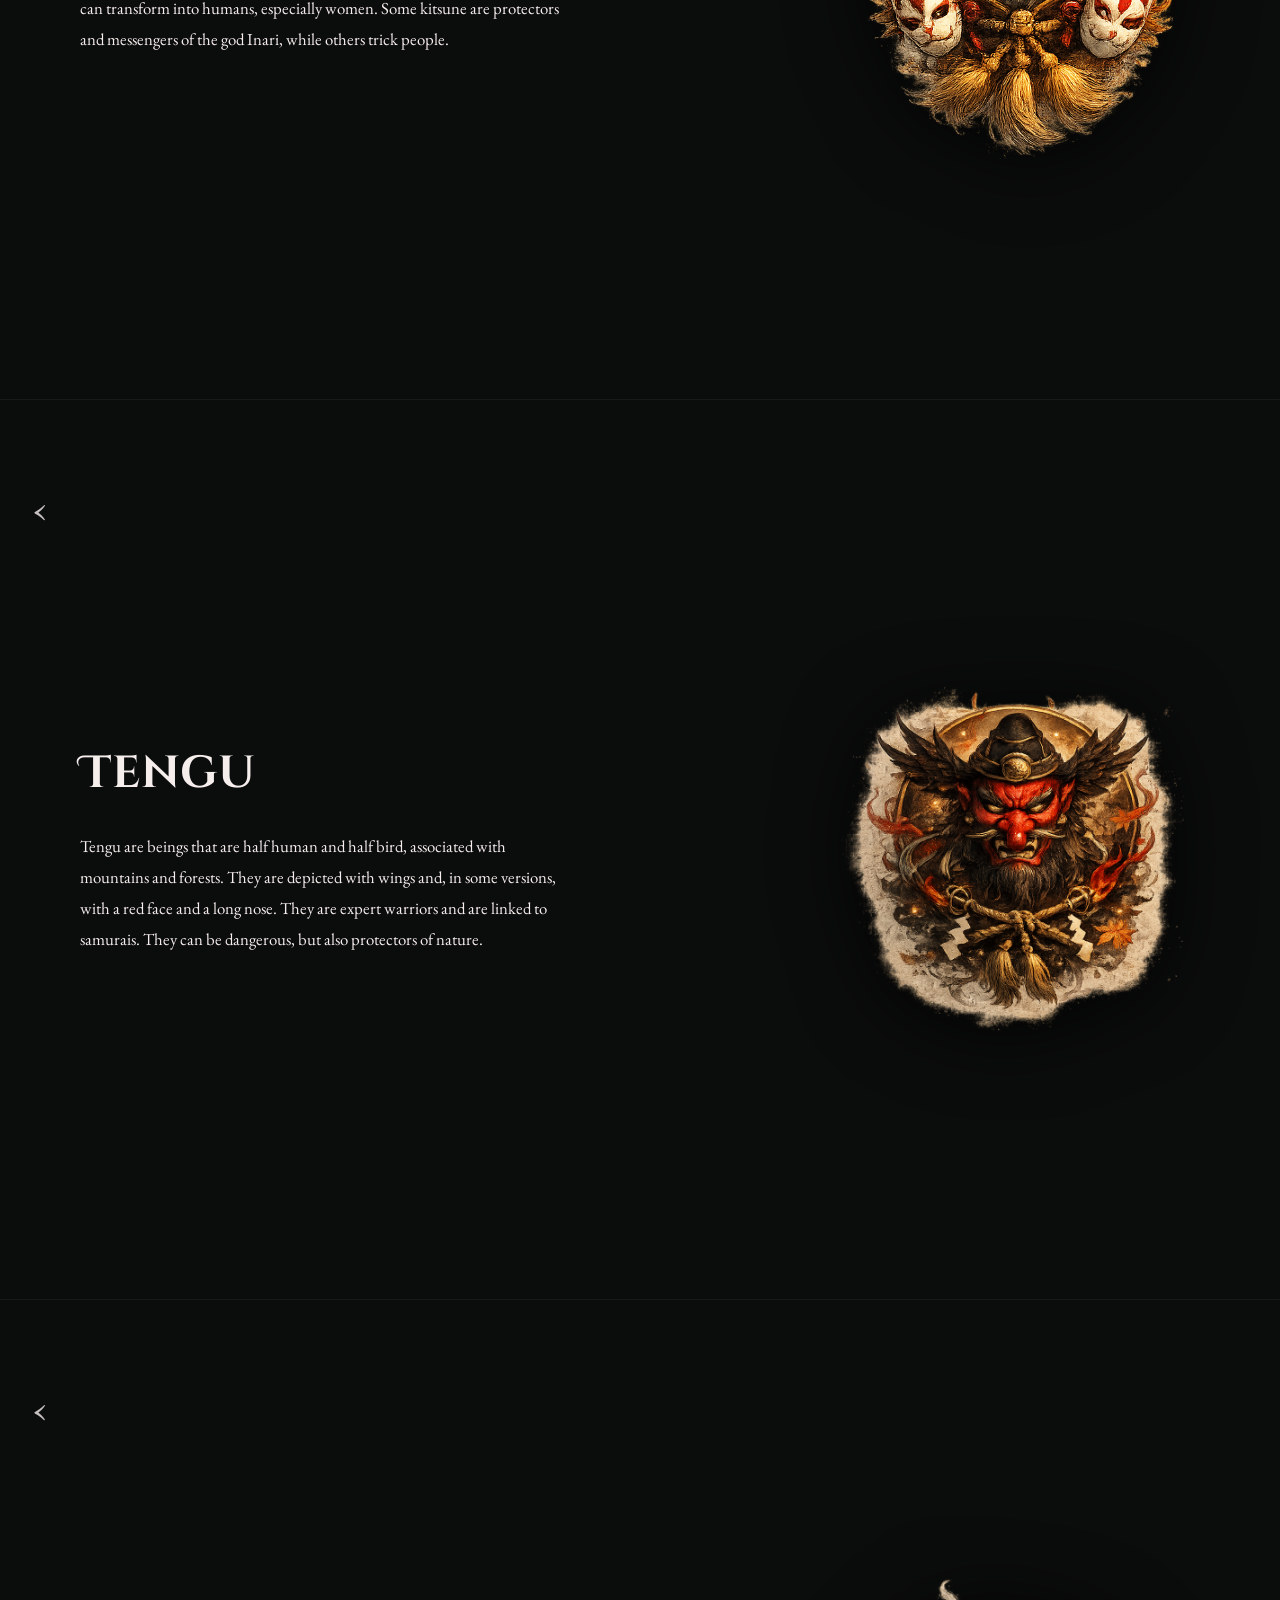
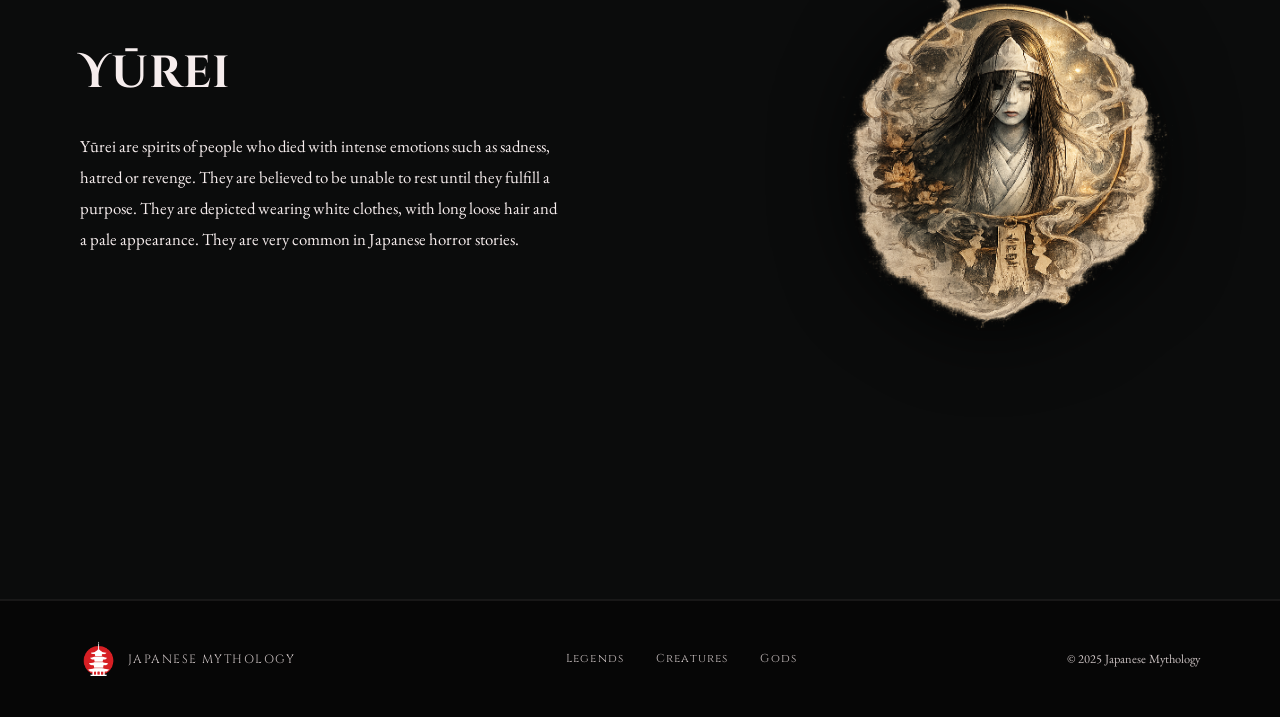
<file: en/criaturas.html>
<!DOCTYPE html>
<html lang="en">
<head>
  <meta charset="UTF-8" />
  <meta name="viewport" content="width=device-width, initial-scale=1.0" />
  <title>Creatures — Japanese Mythology</title>
  <link rel="preconnect" href="https://fonts.googleapis.com" />
  <link rel="preconnect" href="https://fonts.gstatic.com" crossorigin />
  <link href="https://fonts.googleapis.com/css2?family=Cinzel+Decorative:wght@400;700;900&family=Cinzel:wght@400;600;700&family=EB+Garamond:ital,wght@0,400;0,500;1,400&display=swap" rel="stylesheet" />
  <link rel="stylesheet" href="../styles.css" />
</head>
<body>

  <a href="#main-content" class="skip-link">Skip to content</a>

  <header class="navbar" role="banner">
    <a href="index.html" class="navbar__logo" aria-label="Go to home — Japanese Mythology">
      <img src="../Imagenes/Logo.png" alt="Japanese Mythology Logo" class="navbar__logo-img">
    </a>
    <nav class="navbar__nav" aria-label="Main navigation">
      <a href="leyendas.html" class="navbar__link">Legends</a>
      <a href="criaturas.html" class="navbar__link navbar__link--active" aria-current="page">Creatures</a>
      <a href="dioses.html" class="navbar__link">Gods</a>
    </nav>
    <div class="lang-switch" role="navigation" aria-label="Language selector">
      <span class="lang-switch__btn lang-switch__btn--active" aria-current="true" aria-label="English selected">USA</span>
      <span class="lang-switch__sep" aria-hidden="true"></span>
      <a href="../criaturas.html" class="lang-switch__btn" aria-label="Cambiar a español">ES</a>
    </div>
  </header>

  <aside class="side-nav" aria-label="Section navigation">
    <a href="#creatures"        class="side-nav__dot side-nav__dot--active" aria-label="Creatures gallery"></a>
    <a href="#creature-yokai"   class="side-nav__dot" aria-label="Yōkai"></a>
    <a href="#creature-oni"     class="side-nav__dot" aria-label="Oni"></a>
    <a href="#creature-kitsune" class="side-nav__dot" aria-label="Kitsune"></a>
    <a href="#creature-tengu"   class="side-nav__dot" aria-label="Tengu"></a>
    <a href="#creature-yurei"   class="side-nav__dot" aria-label="Yūrei"></a>
  </aside>

  <main id="main-content">

    <!-- GALLERY -->
    <section class="page page--gallery" id="creatures" aria-labelledby="creatures-title">
      <a href="index.html" class="back-arrow" aria-label="Back to home">&#8249;</a>
      <h1 class="gallery__title" id="creatures-title">Creatures</h1>
      <div class="gallery__grid" role="list">

        <a href="#creature-yokai" class="gallery__card" role="listitem">
          <img src="../Imagenes/Yokai.png"
               alt="Yōkai: supernatural creatures from Japanese folklore"
               class="gallery__card-img">
          <span class="gallery__card-name">Yōkai</span>
        </a>

        <a href="#creature-oni" class="gallery__card" role="listitem">
          <img src="../Imagenes/Oni.png"
               alt="Oni: giant demon with horns and red skin from Japanese mythology"
               class="gallery__card-img">
          <span class="gallery__card-name">Oni</span>
        </a>

        <a href="#creature-kitsune" class="gallery__card" role="listitem">
          <img src="../Imagenes/Kitsune.png"
               alt="Kitsune: magical fox with multiple tails from Japanese mythology"
               class="gallery__card-img">
          <span class="gallery__card-name">Kitsune</span>
        </a>

        <a href="#creature-tengu" class="gallery__card" role="listitem">
          <img src="../Imagenes/Tengu.png"
               alt="Tengu: half-human half-bird being, guardian of mountains and forests"
               class="gallery__card-img">
          <span class="gallery__card-name">Tengu</span>
        </a>

        <a href="#creature-yurei" class="gallery__card" role="listitem">
          <img src="../Imagenes/Yurei.png"
               alt="Yūrei: spirit of a deceased person with unresolved intense emotions"
               class="gallery__card-img">
          <span class="gallery__card-name">Yūrei</span>
        </a>

      </div>
    </section>

    <!-- DETAIL: Yōkai -->
    <section class="page page--detail" id="creature-yokai" aria-labelledby="yokai-title">
      <a href="#creatures" class="back-arrow" aria-label="Back to Creatures">&#8249;</a>
      <div class="detail__layout">
        <div class="detail__text">
          <h2 class="detail__title" id="yokai-title">Yōkai</h2>
          <p class="detail__body">
            Yōkai are supernatural creatures from Japanese folklore. They can be
            monsters, spirits or magical beings. Some are evil, others
            mischievous and some even help humans. They are very diverse
            and represent fears, ancient legends and inexplicable natural phenomena.
          </p>
        </div>
        <img src="../Imagenes/Yokai.png"
             alt="Illustrated medallion of the Yōkai: supernatural creature surrounded by mist and skulls"
             class="detail__img">
      </div>
    </section>

    <!-- DETAIL: Oni -->
    <section class="page page--detail" id="creature-oni" aria-labelledby="oni-title">
      <a href="#creatures" class="back-arrow" aria-label="Back to Creatures">&#8249;</a>
      <div class="detail__layout">
        <div class="detail__text">
          <h2 class="detail__title" id="oni-title">Oni</h2>
          <p class="detail__body">
            Oni are demons or giant creatures, usually with red or blue skin,
            horns and brutal strength. They often appear as violent beings that
            punish the wicked or cause misfortune. In many stories they represent
            evil, but they can also be guardians or divine punishment.
          </p>
        </div>
        <img src="../Imagenes/Oni.png"
             alt="Medallion of the Oni: red demon with horns and fierce expression"
             class="detail__img">
      </div>
    </section>

    <!-- DETAIL: Kitsune -->
    <section class="page page--detail" id="creature-kitsune" aria-labelledby="kitsune-title">
      <a href="#creatures" class="back-arrow" aria-label="Back to Creatures">&#8249;</a>
      <div class="detail__layout">
        <div class="detail__text">
          <h2 class="detail__title" id="kitsune-title">Kitsune</h2>
          <p class="detail__body">
            Kitsune are magical foxes with great intelligence and supernatural powers.
            It is said that the older they are, the more tails they have (up to nine). They can
            transform into humans, especially women. Some kitsune are
            protectors and messengers of the god Inari, while others trick people.
          </p>
        </div>
        <img src="../Imagenes/Kitsune.png"
             alt="Medallion of the Kitsune: magical white fox with multiple tails and mask"
             class="detail__img">
      </div>
    </section>

    <!-- DETAIL: Tengu -->
    <section class="page page--detail" id="creature-tengu" aria-labelledby="tengu-title">
      <a href="#creatures" class="back-arrow" aria-label="Back to Creatures">&#8249;</a>
      <div class="detail__layout">
        <div class="detail__text">
          <h2 class="detail__title" id="tengu-title">Tengu</h2>
          <p class="detail__body">
            Tengu are beings that are half human and half bird, associated with mountains and
            forests. They are depicted with wings and, in some versions, with a red face
            and a long nose. They are expert warriors and are linked to samurais.
            They can be dangerous, but also protectors of nature.
          </p>
        </div>
        <img src="../Imagenes/Tengu.png"
             alt="Medallion of the Tengu: being with samurai hat, wings and imposing expression"
             class="detail__img">
      </div>
    </section>

    <!-- DETAIL: Yūrei -->
    <section class="page page--detail" id="creature-yurei" aria-labelledby="yurei-title">
      <a href="#creatures" class="back-arrow" aria-label="Back to Creatures">&#8249;</a>
      <div class="detail__layout">
        <div class="detail__text">
          <h2 class="detail__title" id="yurei-title">Yūrei</h2>
          <p class="detail__body">
            Yūrei are spirits of people who died with intense emotions such as
            sadness, hatred or revenge. They are believed to be unable to rest until they
            fulfill a purpose. They are depicted wearing white clothes, with long loose hair
            and a pale appearance. They are very common in Japanese horror stories.
          </p>
        </div>
        <img src="../Imagenes/Yurei.png"
             alt="Medallion of the Yūrei: pale spirit with long hair and white robes"
             class="detail__img">
      </div>
    </section>

  </main>

  <footer class="site-footer" role="contentinfo">
    <div class="site-footer__brand">
      <img src="../Imagenes/Logo.png" alt="Japanese Mythology Logo" class="site-footer__logo">
      <span class="site-footer__name">Japanese Mythology</span>
    </div>
    <nav class="site-footer__nav" aria-label="Secondary navigation">
      <a href="leyendas.html">Legends</a>
      <a href="criaturas.html">Creatures</a>
      <a href="dioses.html">Gods</a>
    </nav>
    <p class="site-footer__copy">© 2025 Japanese Mythology</p>
  </footer>

</body>
</html>
</file>
<file: styles.css>
/* ── Variables ──────────────────────────────────── */
:root {
  --negro:       #0B0C0C;
  --crema:       #F6EDED;
  --rojo:        #D72324;
  --texto-dim:   #c8bfbf;
  --nav-h:       68px;
  --font-titulo: 'Cinzel Decorative', serif;
  --font-nav:    'Cinzel', serif;
  --font-cuerpo: 'EB Garamond', serif;
}

/* ── Reset ──────────────────────────────────────── */
*, *::before, *::after { box-sizing: border-box; margin: 0; padding: 0; }

html { scroll-behavior: smooth; font-size: 16px; }

body {
  background-color: var(--negro);
  color: var(--crema);
  font-family: var(--font-cuerpo);
  line-height: 1.75;
  overflow-x: hidden;
}

:focus-visible {
  outline: 3px solid var(--rojo);
  outline-offset: 3px;
  border-radius: 2px;
}

.skip-link {
  position: absolute;
  top: -100%;
  left: 1rem;
  background: var(--rojo);
  color: var(--crema);
  padding: 0.5rem 1.2rem;
  font-family: var(--font-nav);
  font-size: 0.85rem;
  text-decoration: none;
  z-index: 9999;
  border-radius: 0 0 4px 4px;
  transition: top 0.2s;
}
.skip-link:focus { top: 0; }

a { text-decoration: none; color: inherit; }
img { display: block; max-width: 100%; height: auto; }

.sr-only {
  position: absolute; width: 1px; height: 1px;
  padding: 0; margin: -1px; overflow: hidden;
  clip: rect(0,0,0,0); white-space: nowrap; border: 0;
}


/* ══════════════════════════════════════════════════
   NAVBAR 
══════════════════════════════════════════════════ */
.navbar {
  position: fixed;
  top: 0; left: 0; right: 0;
  height: var(--nav-h);
  display: flex;
  align-items: center;
  gap: 3rem;
  padding: 0 2.5rem;
  background-color: var(--negro);
  border-bottom: 1px solid rgba(246,237,237,0.08);
  z-index: 100;
}

.navbar__logo {
  display: flex;
  align-items: center;
  flex-shrink: 0;
}

.navbar__logo-img {
  width: 46px; height: 46px;
  object-fit: contain;
}

.navbar__nav {
  display: flex;
  align-items: center;
  gap: 3rem;
  margin-left: 2rem;
}

.navbar__link {
  font-family: var(--font-nav);
  font-size: 1rem;
  color: var(--crema);
  letter-spacing: 0.06em;
  position: relative;
  transition: color 0.2s;
}
.navbar__link::after {
  content: '';
  position: absolute;
  left: 0; bottom: -3px;
  width: 0; height: 2px;
  background: var(--rojo);
  transition: width 0.25s;
}
.navbar__link:hover        { color: var(--rojo); }
.navbar__link:hover::after { width: 100%; }
.navbar__link--active      { color: var(--rojo); }
.navbar__link--active::after { width: 100%; }


/* ══════════════════════════════════════════════════
   BARRA LATERAL 
══════════════════════════════════════════════════ */
.side-nav {
  position: fixed;
  left: 1.8rem; top: 50%;
  transform: translateY(-50%);
  display: flex;
  flex-direction: column;
  gap: 1rem;
  z-index: 99;
}

.side-nav__dot {
  width: 10px; height: 10px;
  border-radius: 50%;
  border: 2px solid rgba(246,237,237,0.5);
  background: transparent;
  display: block;
  transition: background 0.2s, border-color 0.2s;
}
.side-nav__dot:hover,
.side-nav__dot--active {
  background: var(--crema);
  border-color: var(--crema);
}


/* ══════════════════════════════════════════════════
   PAGE BASE 
══════════════════════════════════════════════════ */
.page {
  min-height: 100vh;
  padding-top: var(--nav-h);
  position: relative;
  display: flex;
  align-items: center;
  border-bottom: 1px solid rgba(246,237,237,0.06);
}

.scroll-arrow {
  position: absolute;
  bottom: 2.2rem; left: 50%;
  transform: translateX(-50%);
  font-size: 2.2rem;
  color: var(--crema);
  opacity: 0.65;
  z-index: 2;
  transition: opacity 0.2s, color 0.2s;
}
.scroll-arrow:hover { opacity: 1; color: var(--rojo); }

.back-arrow {
  position: absolute;
  top: calc(var(--nav-h) + 1.2rem);
  left: 2rem;
  font-size: 2.5rem;
  color: var(--crema);
  font-weight: 300;
  line-height: 1;
  z-index: 10;
  opacity: 0.8;
  transition: color 0.2s, opacity 0.2s;
}
.back-arrow:hover { color: var(--rojo); opacity: 1; }


/* ══════════════════════════════════════════════════
   GALERÍA 
══════════════════════════════════════════════════ */
.page--gallery {
  flex-direction: column;
  justify-content: center;
  align-items: flex-start;
  padding: var(--nav-h) 5rem 4rem;
}

.gallery__title {
  font-family: var(--font-titulo);
  font-size: clamp(2.5rem, 6vw, 6rem);
  color: var(--crema);
  margin-bottom: 3.5rem;
  margin-top: 2rem;
  text-align: center;
  width: 100%;
  letter-spacing: 0.03em;
}

.gallery__grid {
  display: flex;
  justify-content: center;
  align-items: flex-end;
  gap: 3rem;
  width: 100%;
  flex-wrap: wrap;
}

.gallery__card {
  display: flex;
  flex-direction: column;
  align-items: center;
  gap: 1rem;
  cursor: pointer;
  transition: transform 0.25s;
}
.gallery__card:hover { transform: translateY(-8px); }

.gallery__card-img {
  width: 160px; height: 200px;
  object-fit: cover;
  border-radius: 50% 50% 45% 45% / 40% 40% 60% 60%;
  filter: drop-shadow(0 6px 24px rgba(0,0,0,0.7));
  transition: filter 0.25s;
}
.gallery__card:hover .gallery__card-img {
  filter: drop-shadow(0 10px 36px rgba(215,35,36,0.25));
}
.gallery__card-img--circle { border-radius: 50%; height: 160px; }

.gallery__card-name {
  font-family: var(--font-nav);
  font-size: 0.78rem;
  color: var(--crema);
  text-align: center;
  max-width: 180px;
  line-height: 1.5;
  letter-spacing: 0.04em;
}
.gallery__card-name small {
  display: block;
  font-size: 0.7rem;
  color: var(--texto-dim);
  margin-top: 0.2rem;
  font-family: var(--font-cuerpo);
  letter-spacing: 0;
}


/* ══════════════════════════════════════════════════
   DETALLE
══════════════════════════════════════════════════ */
.page--detail {
  padding: var(--nav-h) 5rem 4rem;
  align-items: center;
}

.detail__layout {
  display: flex;
  align-items: center;
  justify-content: space-between;
  gap: 5vw;
  width: 100%;
  max-width: 1200px;
  margin: 0 auto;
}

.detail__text { flex: 1; max-width: 480px; }

.detail__title {
  font-family: var(--font-titulo);
  font-size: clamp(1.6rem, 3.5vw, 3.2rem);
  color: var(--crema);
  line-height: 1.15;
  margin-bottom: 2rem;
  letter-spacing: 0.02em;
}

.detail__body {
  font-family: var(--font-cuerpo);
  font-size: 1.05rem;
  color: var(--crema);
  line-height: 1.85;
}

.detail__img {
  width: 380px; height: 460px;
  object-fit: contain;
  flex-shrink: 0;
  filter: drop-shadow(0 8px 40px rgba(0,0,0,0.9));
}

.detail-dual-col {
  display: flex;
  flex-direction: column;
  align-items: center;
  gap: 1.5rem;
  flex-shrink: 0;
}

.detail__img--sm {
  width: 280px; height: 280px;
  object-fit: contain;
  filter: drop-shadow(0 8px 40px rgba(0,0,0,0.9));
}


/* ══════════════════════════════════════════════════
   FOOTER 
══════════════════════════════════════════════════ */
.site-footer {
  background: #060606;
  border-top: 1px solid rgba(246,237,237,0.07);
  padding: 2.5rem 5rem;
  display: flex;
  align-items: center;
  justify-content: space-between;
  flex-wrap: wrap;
  gap: 1.5rem;
}

.site-footer__brand {
  display: flex;
  align-items: center;
  gap: 0.75rem;
}

.site-footer__logo {
  width: 36px; height: 36px;
  object-fit: contain;
}

.site-footer__name {
  font-family: var(--font-nav);
  font-size: 0.75rem;
  letter-spacing: 0.12em;
  color: var(--texto-dim);
  text-transform: uppercase;
}

.site-footer__nav {
  display: flex;
  gap: 2rem;
  flex-wrap: wrap;
}
.site-footer__nav a {
  font-family: var(--font-nav);
  font-size: 0.72rem;
  letter-spacing: 0.1em;
  color: var(--texto-dim);
  transition: color 0.2s;
}
.site-footer__nav a:hover { color: var(--crema); }

.site-footer__copy {
  font-family: var(--font-cuerpo);
  font-size: 0.78rem;
  color: var(--texto-dim);
}


/* ── BP1: tablets horizontales ≤ 1024px ─────────── */
@media (max-width: 1024px) {
  .navbar__nav            { gap: 2rem; }
  .gallery__grid          { gap: 2rem; }
  .detail__layout         { gap: 3vw; }
  .detail__img            { width: 320px; height: 390px; }
  .detail__img--sm        { width: 230px; height: 230px; }
  .site-footer            { padding: 2rem 3rem; }
}


/* ── BP2: tablets / móviles grandes ≤ 768px ─────── */
@media (max-width: 768px) {
  .navbar              { padding: 0 1.2rem; gap: 1rem; }
  .navbar__nav         { gap: 1.2rem; margin-left: 0; }
  .navbar__link        { font-size: 0.82rem; }

  .side-nav            { display: none; }

  .page--gallery       { padding: var(--nav-h) 1.5rem 3rem; }
  .gallery__title      { font-size: clamp(2.2rem, 7vw, 3.5rem); }
  .gallery__grid       { gap: 1.5rem; justify-content: center; }
  .gallery__card-img   { width: 130px; height: 162px; }

  .page--detail        { padding: var(--nav-h) 1.5rem 3rem; }
  .detail__layout      { flex-direction: column; align-items: center; gap: 2.5rem; }
  .detail__text        { max-width: 100%; }
  .detail__title       { font-size: clamp(1.5rem, 5vw, 2.5rem); }
  .detail__img         { width: 260px; height: 320px; }
  .detail-dual-col     { flex-direction: row; flex-wrap: wrap; justify-content: center; }
  .detail__img--sm     { width: 200px; height: 200px; }

  .site-footer         { flex-direction: column; align-items: center; text-align: center; padding: 2rem 1.5rem; }
  .site-footer__nav    { justify-content: center; }
}


/* ── BP3: móviles ≤ 480px ───────────────────────── */
@media (max-width: 480px) {
  .navbar              { padding: 0 1rem; gap: 0.5rem; }
  .navbar__logo-img    { width: 36px; height: 36px; }
  .navbar__nav         { gap: 0.75rem; }
  .navbar__link        { font-size: 0.72rem; letter-spacing: 0.02em; }

  .gallery__title      { font-size: 2rem; margin-bottom: 2rem; }
  .gallery__grid       { gap: 1rem; }
  .gallery__card-img   { width: 110px; height: 138px; }
  .gallery__card-name  { font-size: 0.68rem; }

  .detail__title       { font-size: 1.5rem; }
  .detail__body        { font-size: 0.95rem; }
  .detail__img         { width: 220px; height: 270px; }
  .detail-dual-col     { flex-direction: column; }
  .detail__img--sm     { width: 180px; height: 180px; }

  .back-arrow          { font-size: 2rem; }
  .scroll-arrow        { font-size: 1.8rem; }
}


/* ══════════════════════════════════════════════════
   SWITCH DE IDIOMA — USA / ES
══════════════════════════════════════════════════ */
.lang-switch {
  display: flex;
  align-items: center;
  margin-left: auto;
  border: 1px solid rgba(246,237,237,0.22);
  border-radius: 4px;
  overflow: hidden;
  flex-shrink: 0;
}

.lang-switch__btn {
  font-family: var(--font-nav);
  font-size: 0.68rem;
  font-weight: 600;
  letter-spacing: 0.08em;
  padding: 0.3rem 0.75rem;
  color: var(--texto-dim);
  background: transparent;
  transition: background 0.2s, color 0.2s;
  white-space: nowrap;
  line-height: 1.6;
}
.lang-switch__btn:hover {
  color: var(--crema);
  background: rgba(246,237,237,0.08);
}
.lang-switch__btn--active {
  background: var(--rojo);
  color: var(--crema);
  pointer-events: none;
  cursor: default;
}
.lang-switch__sep {
  width: 1px;
  align-self: stretch;
  background: rgba(246,237,237,0.22);
  flex-shrink: 0;
}

/* Responsive: switch más pequeño en móvil */
@media (max-width: 480px) {
  .lang-switch__btn { font-size: 0.6rem; padding: 0.25rem 0.55rem; }
}
</file>
<file: index.css>
/* ══════════════════════════════════════════════════
   ESTILOS EXCLUSIVOS — index.html
   Secciones: Hero · Sintoísmo · Kami · Naturaleza
   Layout: Flexbox · Imagen fondo + texto superpuesto
══════════════════════════════════════════════════ */

/* ── HERO ───────────────────────────────────────── */
.page--hero { overflow: hidden; }

/* Imagen decorativa lado derecho */
.hero__deco {
  position: absolute;
  right: 0; top: var(--nav-h);
  width: 55%;
  height: calc(100vh - var(--nav-h));
  overflow: hidden;
}

.hero__deco-img {
  width: 100%; height: 100%;
  object-fit: cover;
  object-position: center;
}

/* Texto izquierda — Flexbox columna */
.hero__content {
  position: relative;
  z-index: 2;
  display: flex;
  flex-direction: column;
  gap: 1.5rem;
  padding: 0 2.5rem 4rem 5rem;
  max-width: 520px;
}

.hero__title {
  font-family: var(--font-titulo);
  font-size: clamp(2.2rem, 5vw, 4.5rem);
  color: var(--crema);
  line-height: 1.1;
  letter-spacing: 0.02em;
}

.hero__body {
  font-family: var(--font-cuerpo);
  font-size: 1rem;
  color: var(--crema);
  line-height: 1.85;
  max-width: 400px;
}


/* ── SECCIONES DE CONTENIDO (Sintoísmo, Kami, Naturaleza) ── */
.page--content { overflow: hidden; }

.content__deco--right {
  position: absolute;
  right: 0; top: var(--nav-h);
  width: 50%;
  height: calc(100vh - var(--nav-h));
  overflow: hidden;
}

.content__deco-img {
  width: 100%; height: 100%;
  object-fit: cover;
  object-position: center left;
}

/* Texto izquierda — Flexbox columna */
.content__text {
  position: relative;
  z-index: 2;
  display: flex;
  flex-direction: column;
  gap: 1.5rem;
  padding: 0 2.5rem 4rem 5rem;
  max-width: 500px;
}

.content__title {
  font-family: var(--font-titulo);
  font-size: clamp(2rem, 4.5vw, 4rem);
  color: var(--crema);
  line-height: 1.1;
  letter-spacing: 0.02em;
}

.content__body {
  font-family: var(--font-cuerpo);
  font-size: 1rem;
  color: var(--crema);
  line-height: 1.85;
  max-width: 400px;
}


/* ── Responsive ─────────────────────────────────── */
@media (max-width: 768px) {
  /* Imagen de fondo se atenúa para no tapar el texto */
  .hero__deco,
  .content__deco--right {
    opacity: 0.18;
    width: 100%;
  }
  .hero__content,
  .content__text {
    padding: 2.5rem 2rem 5rem 2rem;
    max-width: 100%;
  }
  .hero__title { font-size: 2.2rem; }
  .content__title { font-size: 2rem; }
}

@media (max-width: 480px) {
  .hero__content,
  .content__text {
    padding: 2rem 1.2rem 4.5rem 1.2rem;
  }
  .hero__title   { font-size: 1.9rem; }
  .content__title { font-size: 1.7rem; }
  .hero__body,
  .content__body  { font-size: 0.92rem; }
}
</file>
